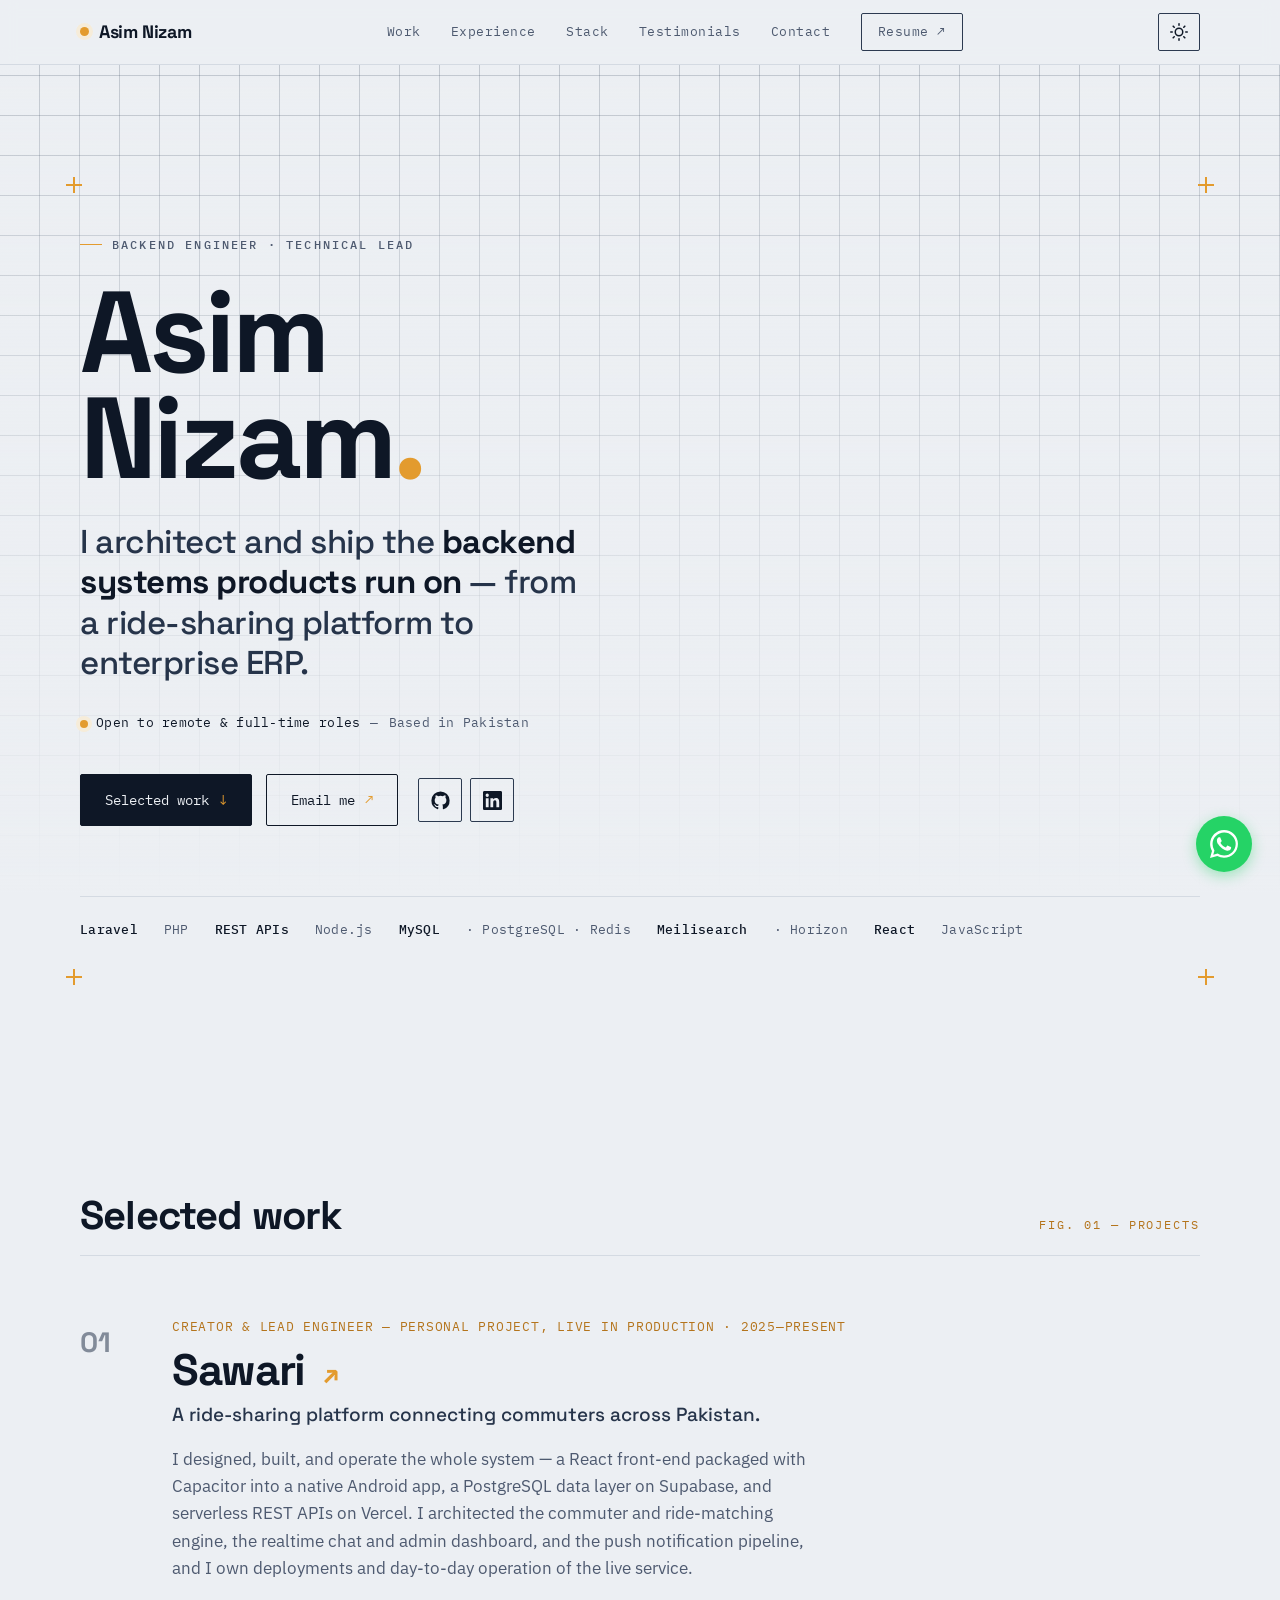
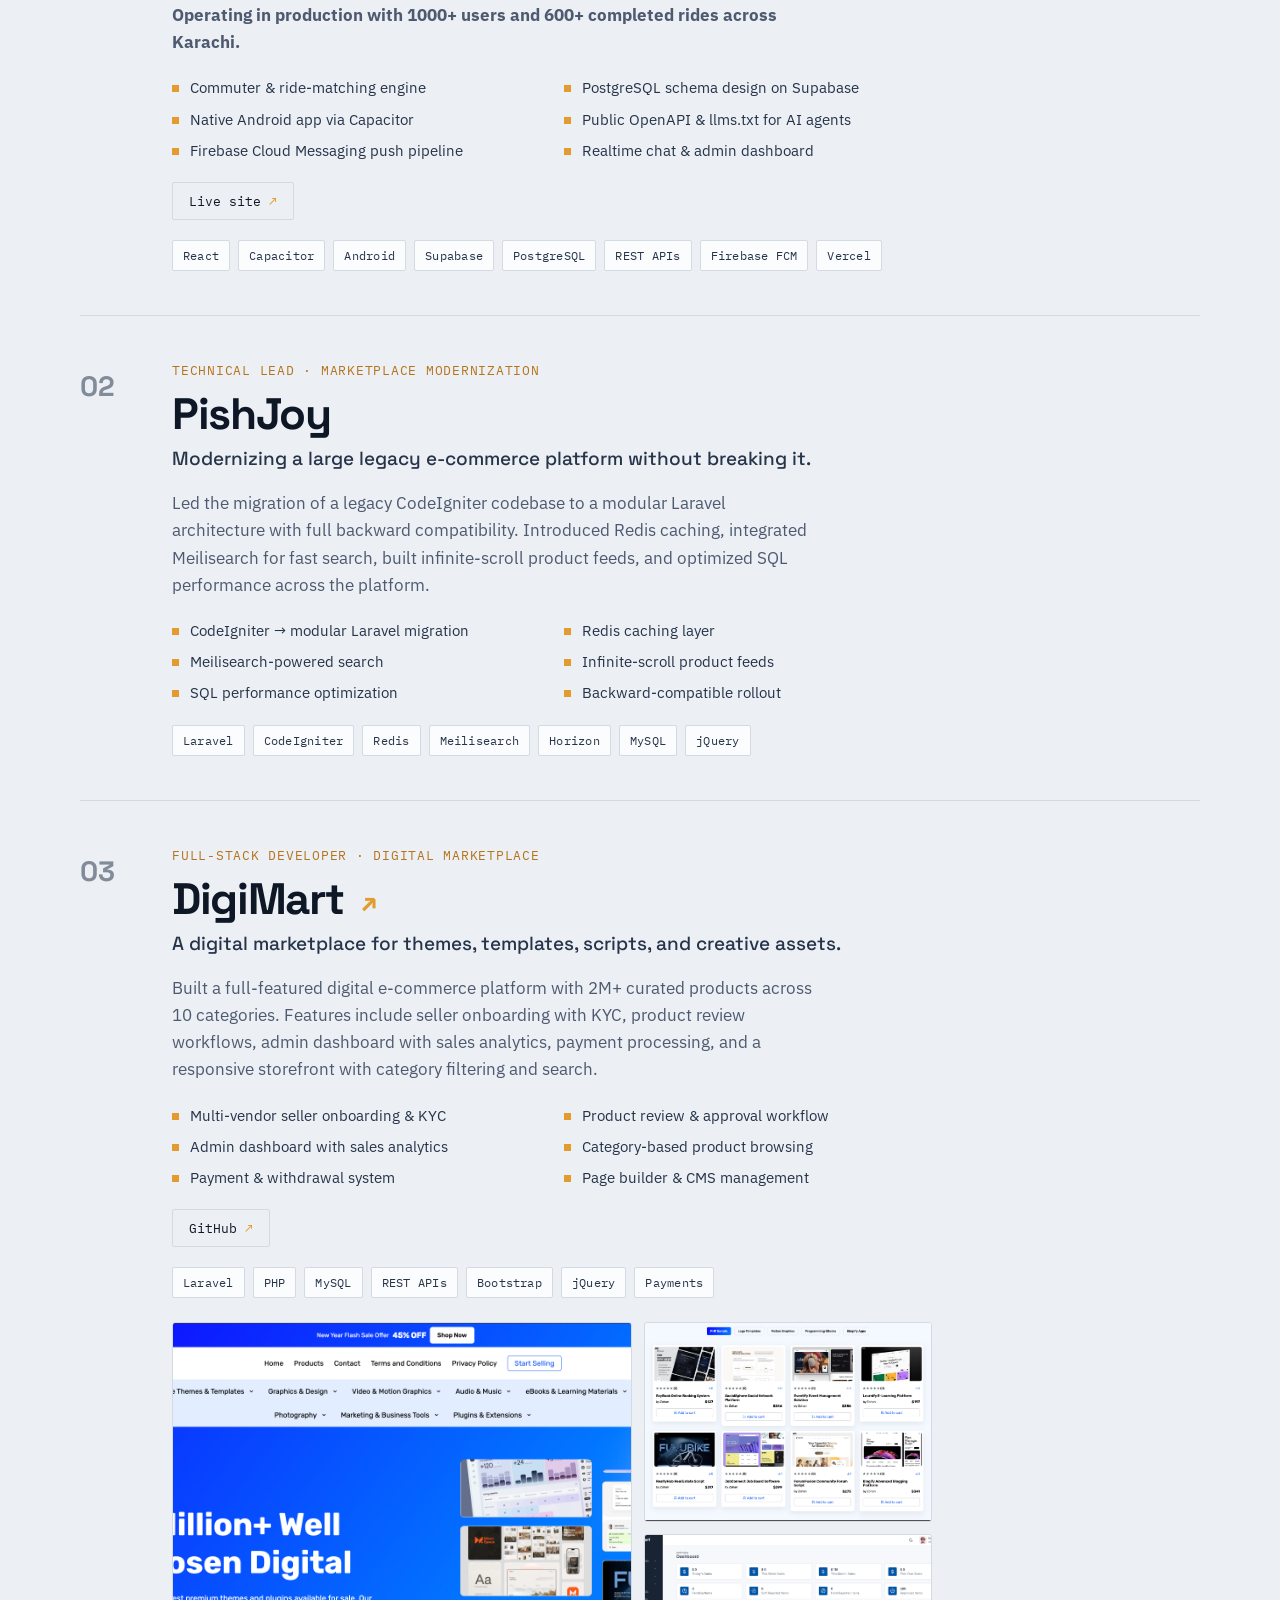
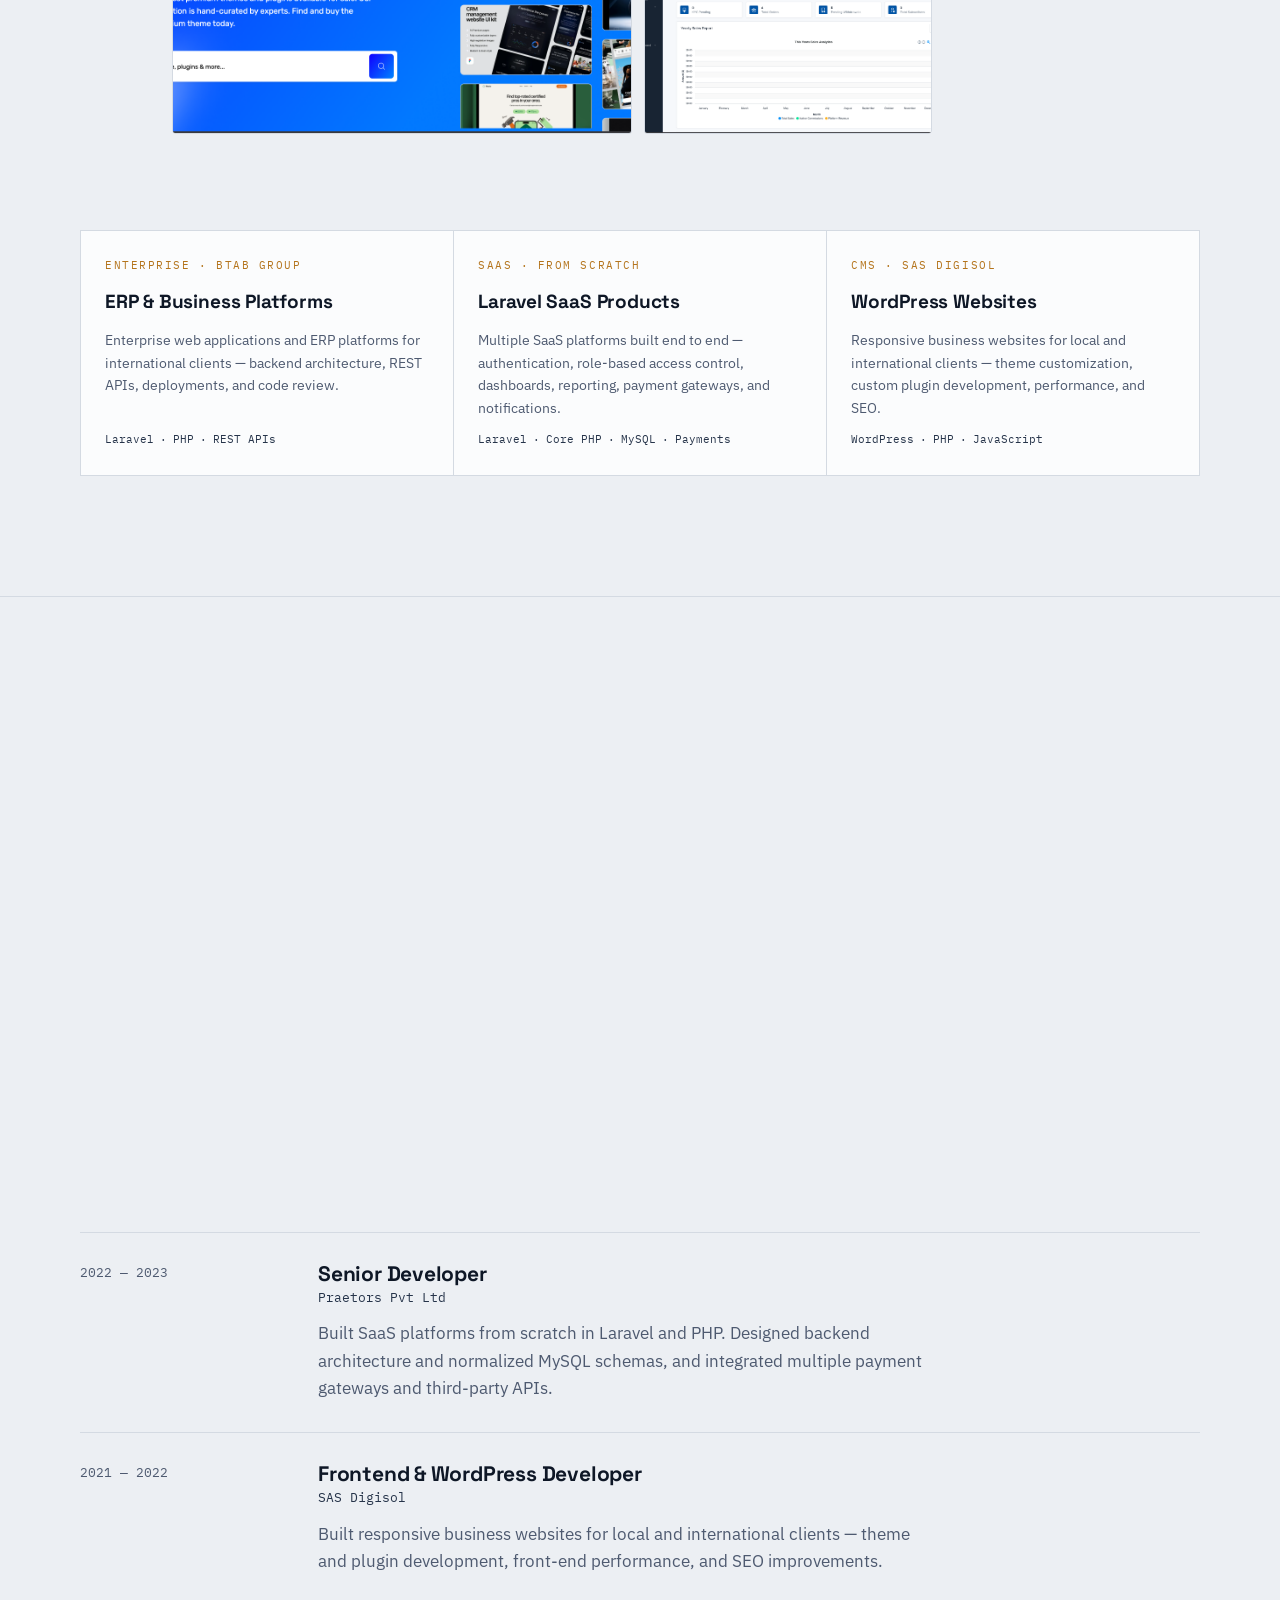
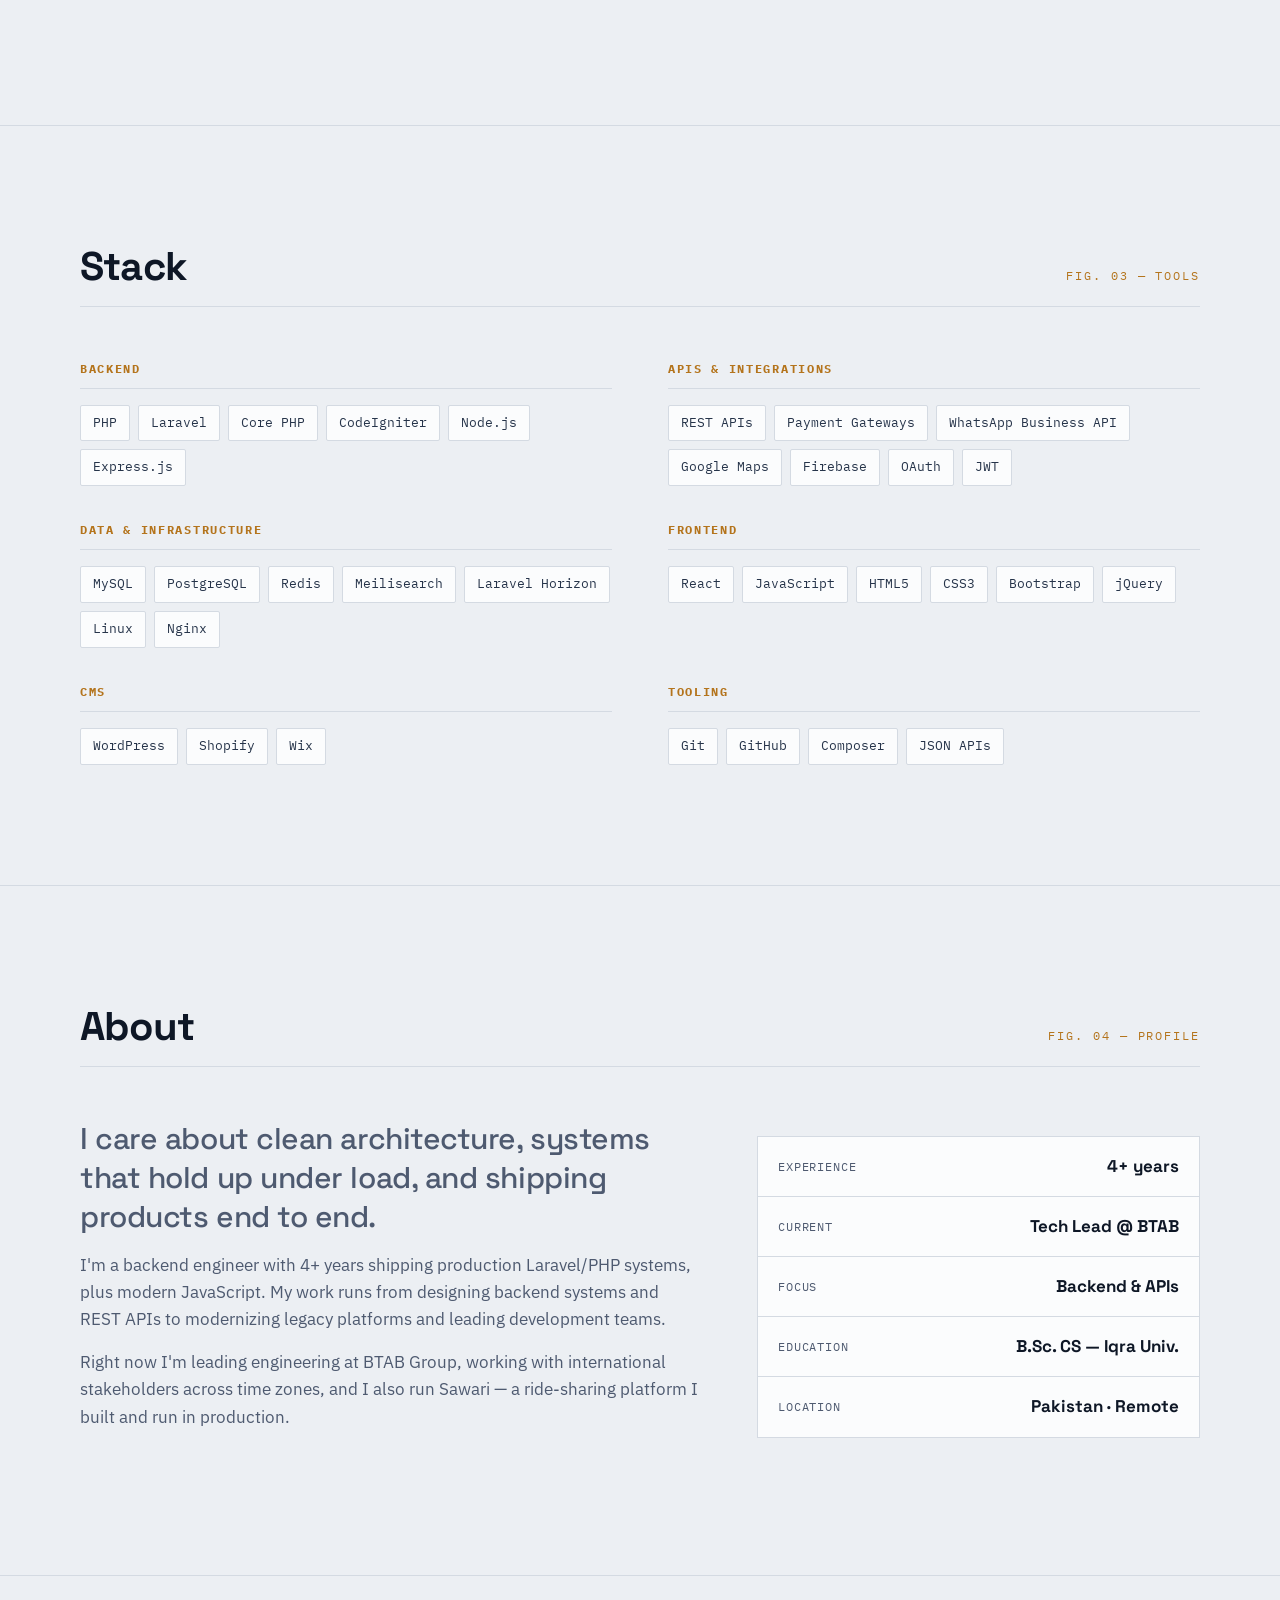
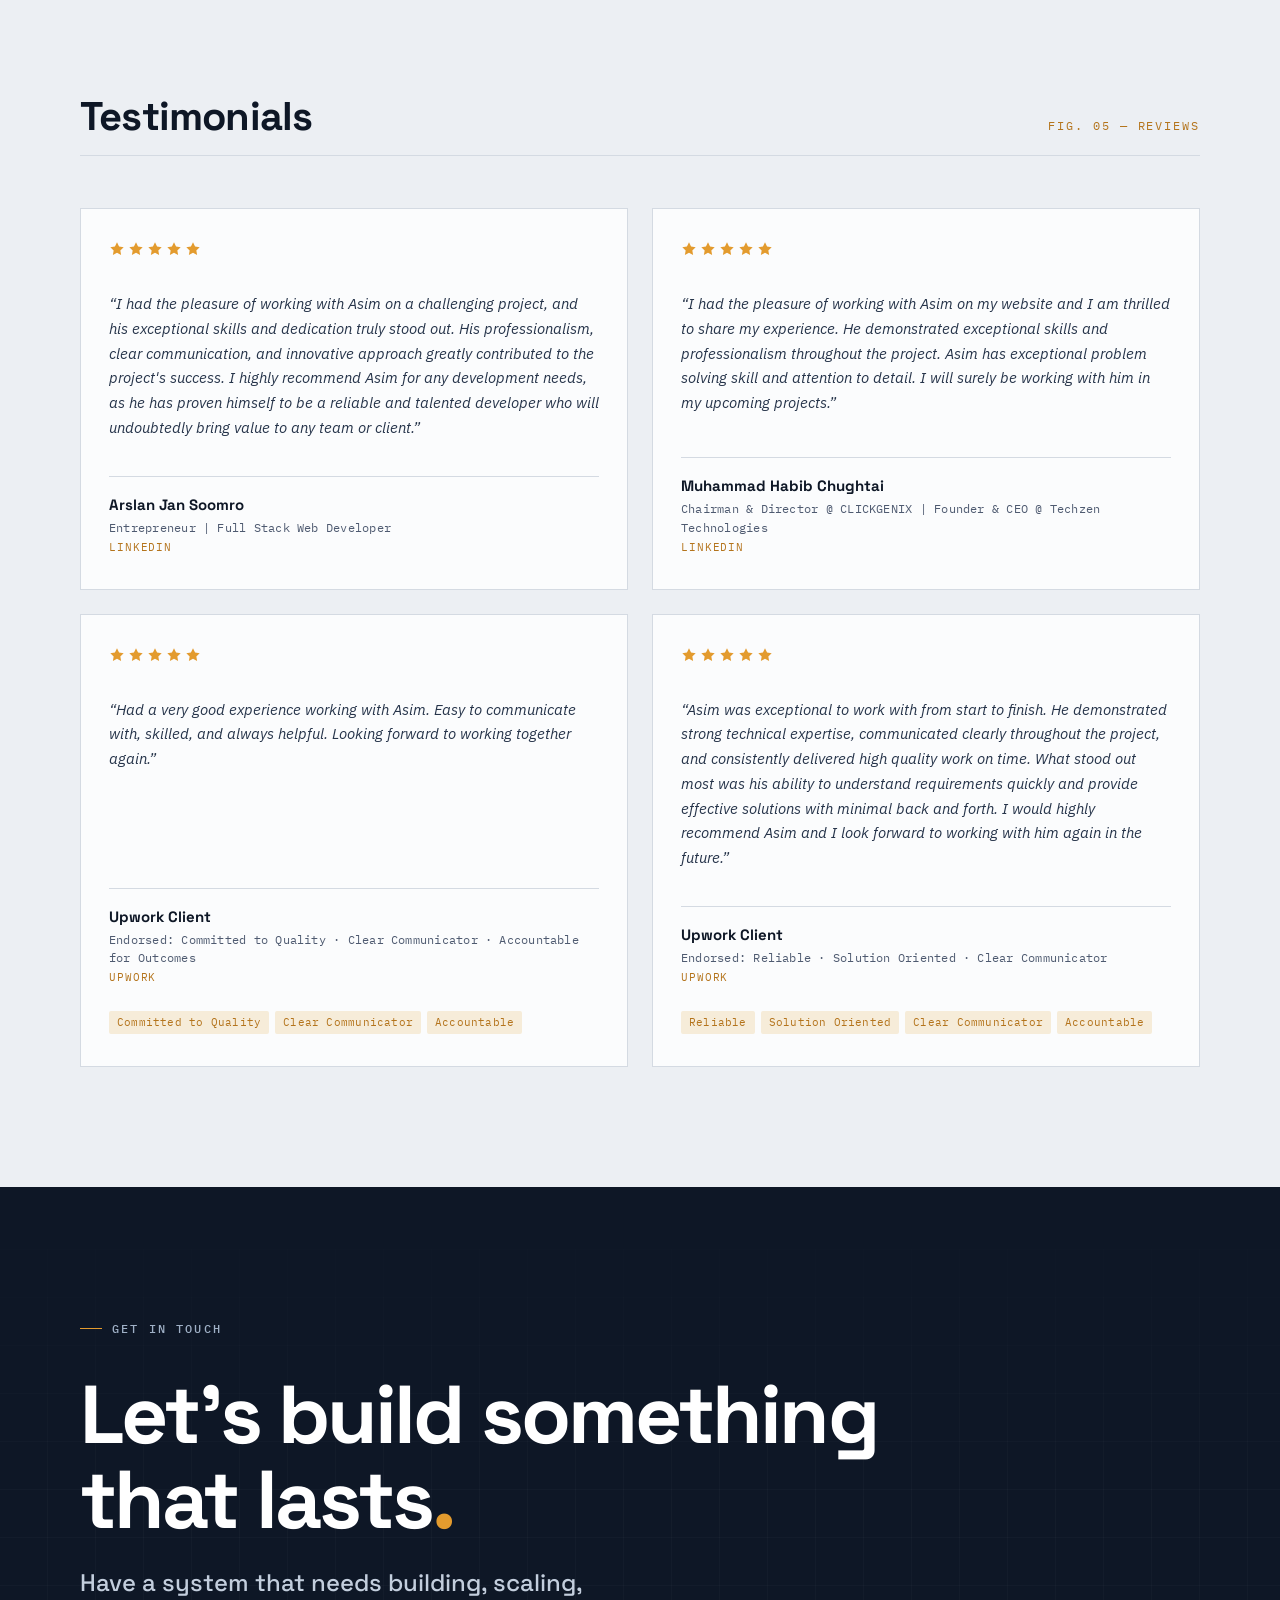
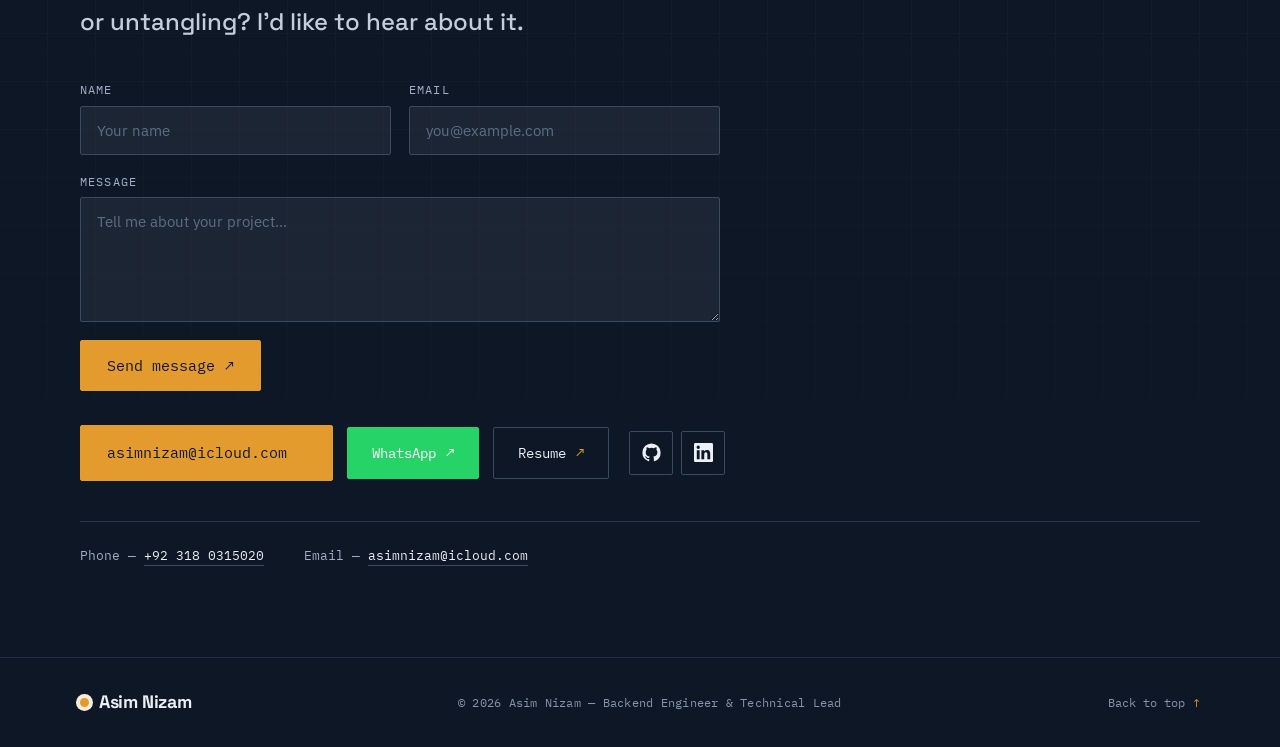
<file: index.html>
<!doctype html>
<html lang="en">
<head>
<meta charset="utf-8" />
<meta name="viewport" content="width=device-width, initial-scale=1" />
<title>Asim Nizam — Backend Engineer & Technical Lead</title>
<meta name="description" content="Asim Nizam — Backend engineer and Technical Lead building the backend systems behind ride-sharing, marketplace, and enterprise platforms. PHP, Laravel, and modern JavaScript." />
<meta name="author" content="Asim Nizam" />
<meta name="robots" content="index, follow" />
<link rel="canonical" href="https://asimjay.github.io/portfolio/" />
<meta name="theme-color" content="#0E1726" />
<link rel="icon" type="image/png" href="favicon.png" />
<link rel="apple-touch-icon" href="apple-touch-icon.png" />

<!-- Open Graph -->
<meta property="og:type" content="website" />
<meta property="og:title" content="Asim Nizam — Backend Engineer & Technical Lead" />
<meta property="og:description" content="I architect and ship the backend systems products run on — from a ride-sharing platform to enterprise ERP." />
<meta property="og:url" content="https://asimjay.github.io/portfolio" />
<meta property="og:site_name" content="Asim Nizam" />
<meta property="og:locale" content="en_US" />
<meta property="og:image" content="https://asimjay.github.io/portfolio/og-image.png" />
<meta property="og:image:width" content="1200" />
<meta property="og:image:height" content="630" />

<!-- Twitter Card -->
<meta name="twitter:card" content="summary_large_image" />
<meta name="twitter:title" content="Asim Nizam — Backend Engineer & Technical Lead" />
<meta name="twitter:description" content="I architect and ship the backend systems products run on — from a ride-sharing platform to enterprise ERP." />
<meta name="twitter:image" content="https://asimjay.github.io/portfolio/og-image.png" />

<!-- Structured Data (JSON-LD) -->
<script type="application/ld+json">
{
  "@context": "https://schema.org",
  "@type": "Person",
  "name": "Asim Nizam",
  "jobTitle": "Backend Engineer & Technical Lead",
  "url": "https://asimjay.github.io/portfolio",
  "email": "asimnizam@icloud.com",
  "telephone": "+923180315020",
  "address": {
    "@type": "PostalAddress",
    "addressCountry": "PK"
  },
  "sameAs": [
    "https://github.com/asimndev",
    "https://www.linkedin.com/in/asim-nizam-77668995/"
  ],
  "alumniOf": {
    "@type": "CollegeOrUniversity",
    "name": "Iqra University"
  },
  "knowsAbout": ["PHP", "Laravel", "REST APIs", "MySQL", "Redis", "Node.js", "React", "Backend Engineering"]
}
</script>

<script>document.documentElement.classList.add('js');</script>
<link rel="preconnect" href="https://fonts.googleapis.com">
<link rel="preconnect" href="https://fonts.gstatic.com" crossorigin>
<link href="https://fonts.googleapis.com/css2?family=IBM+Plex+Mono:wght@400;500&family=IBM+Plex+Sans:wght@400;500;600&family=Space+Grotesk:wght@500;700&display=swap" rel="stylesheet">
<link rel="stylesheet" href="style.css">
</head>
<body>

<!-- ===================== NAV ===================== -->
<header class="nav" id="nav">
  <div class="nav-inner">
    <a href="#top" class="brand"><span class="dot" aria-hidden="true"></span>Asim Nizam</a>
    <nav class="nav-links" id="navlinks" aria-label="Primary">
      <a href="#work">Work</a>
      <a href="#experience">Experience</a>
      <a href="#stack">Stack</a>
      <a href="#testimonials">Testimonials</a>
      <a href="#contact">Contact</a>
      <a href="resume.pdf" target="_blank" class="nav-cta">Resume ↗</a>
    </nav>
    <div class="nav-right">
      <button class="theme-toggle" id="themeToggle" aria-label="Toggle dark mode">
        <svg class="icon-sun" viewBox="0 0 24 24" fill="none" stroke="currentColor" stroke-width="2" stroke-linecap="round" stroke-linejoin="round" aria-hidden="true"><circle cx="12" cy="12" r="5"/><line x1="12" y1="1" x2="12" y2="3"/><line x1="12" y1="21" x2="12" y2="23"/><line x1="4.22" y1="4.22" x2="5.64" y2="5.64"/><line x1="18.36" y1="18.36" x2="19.78" y2="19.78"/><line x1="1" y1="12" x2="3" y2="12"/><line x1="21" y1="12" x2="23" y2="12"/><line x1="4.22" y1="19.78" x2="5.64" y2="18.36"/><line x1="18.36" y1="5.64" x2="19.78" y2="4.22"/></svg>
        <svg class="icon-moon" viewBox="0 0 24 24" fill="none" stroke="currentColor" stroke-width="2" stroke-linecap="round" stroke-linejoin="round" aria-hidden="true"><path d="M21 12.79A9 9 0 1 1 11.21 3 7 7 0 0 0 21 12.79z"/></svg>
      </button>
      <button class="nav-toggle" id="navToggle" aria-label="Menu" aria-expanded="false" aria-controls="navlinks"><span aria-hidden="true"></span></button>
    </div>
  </div>
</header>

<main id="top">

  <!-- ===================== HERO ===================== -->
  <section class="hero" id="hero">
    <div class="wrap">
      <div class="hero-frame">
        <span class="tick tl" aria-hidden="true"></span>
        <span class="tick tr" aria-hidden="true"></span>
        <span class="tick bl" aria-hidden="true"></span>
        <span class="tick br" aria-hidden="true"></span>

        <p class="label eyebrow reveal">Backend Engineer · Technical Lead</p>
        <h1 class="reveal">Asim<br>Nizam<span class="amp">.</span></h1>
        <p class="hero-thesis reveal">I architect and ship the <b>backend systems products run on</b> — from a ride-sharing platform to enterprise ERP.</p>

        <p class="hero-meta reveal">
          <span class="status"><span class="live" aria-hidden="true"></span>Open to remote &amp; full-time roles</span>
          <span aria-hidden="true">—</span>
          <span>Based in Pakistan</span>
        </p>

        <div class="hero-actions reveal">
          <a href="#work" class="btn btn-solid">Selected work <span class="arw" aria-hidden="true">↓</span></a>
          <a href="mailto:asimnizam@icloud.com" class="btn btn-ghost">Email me <span class="arw" aria-hidden="true">↗</span></a>
          <div class="socials">
            <a class="icon-link" href="https://github.com/asimndev" target="_blank" rel="noopener" aria-label="GitHub"><svg viewBox="0 0 24 24" fill="currentColor" aria-hidden="true"><path d="M12 .5A11.5 11.5 0 0 0 .5 12a11.5 11.5 0 0 0 7.86 10.92c.58.1.79-.25.79-.56v-2c-3.2.7-3.88-1.37-3.88-1.37-.53-1.34-1.29-1.7-1.29-1.7-1.05-.72.08-.7.08-.7 1.16.08 1.77 1.2 1.77 1.2 1.03 1.77 2.7 1.26 3.36.96.1-.75.4-1.26.73-1.55-2.55-.29-5.24-1.28-5.24-5.7 0-1.26.45-2.29 1.19-3.1-.12-.29-.52-1.46.11-3.05 0 0 .97-.31 3.18 1.18a11 11 0 0 1 5.8 0c2.2-1.49 3.17-1.18 3.17-1.18.63 1.59.23 2.76.11 3.05.74.81 1.19 1.84 1.19 3.1 0 4.43-2.7 5.4-5.26 5.69.41.36.78 1.06.78 2.14v3.17c0 .31.21.67.8.56A11.5 11.5 0 0 0 23.5 12 11.5 11.5 0 0 0 12 .5Z"/></svg></a>
            <a class="icon-link" href="https://www.linkedin.com/in/asim-nizam-77668995/" target="_blank" rel="noopener" aria-label="LinkedIn"><svg viewBox="0 0 24 24" fill="currentColor" aria-hidden="true"><path d="M20.45 20.45h-3.56v-5.57c0-1.33-.02-3.04-1.85-3.04-1.85 0-2.14 1.45-2.14 2.94v5.67H9.35V9h3.42v1.56h.05c.48-.9 1.64-1.85 3.37-1.85 3.6 0 4.27 2.37 4.27 5.46v6.28ZM5.34 7.43a2.07 2.07 0 1 1 0-4.14 2.07 2.07 0 0 1 0 4.14ZM7.12 20.45H3.55V9h3.57v11.45ZM22.22 0H1.77C.79 0 0 .77 0 1.73v20.54C0 23.23.79 24 1.77 24h20.45c.98 0 1.78-.77 1.78-1.73V1.73C24 .77 23.2 0 22.22 0Z"/></svg></a>
          </div>
        </div>

        <div class="hero-strip reveal">
          <span><b>Laravel</b> PHP</span>
          <span><b>REST APIs</b> Node.js</span>
          <span><b>MySQL</b> · PostgreSQL · Redis</span>
          <span><b>Meilisearch</b> · Horizon</span>
          <span><b>React</b> JavaScript</span>
        </div>
      </div>
    </div>
  </section>

  <!-- ===================== WORK ===================== -->
  <section class="section" id="work">
    <div class="wrap">
      <div class="sec-head reveal">
        <h2>Selected work</h2>
        <span class="fig">Fig. 01 — Projects</span>
      </div>

      <!-- Feature 1: Sawari -->
      <article class="feature reveal">
        <div class="feature-idx">01</div>
        <div class="feature-body">
          <div class="feature-meta">Creator &amp; Lead Engineer — personal project, live in production · 2025—Present</div>
          <h3><a href="https://sawari.online" target="_blank" rel="noopener">Sawari <span class="arw-link" aria-hidden="true">↗</span></a></h3>
          <p class="tagline">A ride-sharing platform connecting commuters across Pakistan.</p>
          <p>I designed, built, and operate the whole system — a React front-end packaged with Capacitor into a native Android app, a PostgreSQL data layer on Supabase, and serverless REST APIs on Vercel. I architected the commuter and ride-matching engine, the realtime chat and admin dashboard, and the push notification pipeline, and I own deployments and day-to-day operation of the live service.</p>
          <p><b>Operating in production with 1000+ users and 600+ completed rides across Karachi.</b></p>
          <ul class="contribs">
            <li>Commuter &amp; ride-matching engine</li>
            <li>PostgreSQL schema design on Supabase</li>
            <li>Native Android app via Capacitor</li>
            <li>Public OpenAPI &amp; llms.txt for AI agents</li>
            <li>Firebase Cloud Messaging push pipeline</li>
            <li>Realtime chat &amp; admin dashboard</li>
          </ul>
          <div class="project-links">
            <a href="https://sawari.online" target="_blank" rel="noopener" class="project-link">Live site <span class="arw" aria-hidden="true">↗</span></a>
          </div>
          <div class="chips">
            <span class="chip">React</span><span class="chip">Capacitor</span><span class="chip">Android</span><span class="chip">Supabase</span><span class="chip">PostgreSQL</span><span class="chip">REST APIs</span><span class="chip">Firebase FCM</span><span class="chip">Vercel</span>
          </div>
        </div>
      </article>

      <!-- Feature 2: PishJoy -->
      <article class="feature reveal">
        <div class="feature-idx">02</div>
        <div class="feature-body">
          <div class="feature-meta">Technical Lead · Marketplace Modernization</div>
          <h3>PishJoy</h3>
          <p class="tagline">Modernizing a large legacy e-commerce platform without breaking it.</p>
          <p>Led the migration of a legacy CodeIgniter codebase to a modular Laravel architecture with full backward compatibility. Introduced Redis caching, integrated Meilisearch for fast search, built infinite-scroll product feeds, and optimized SQL performance across the platform.</p>
          <ul class="contribs">
            <li>CodeIgniter → modular Laravel migration</li>
            <li>Redis caching layer</li>
            <li>Meilisearch-powered search</li>
            <li>Infinite-scroll product feeds</li>
            <li>SQL performance optimization</li>
            <li>Backward-compatible rollout</li>
          </ul>
          <div class="chips">
            <span class="chip">Laravel</span><span class="chip">CodeIgniter</span><span class="chip">Redis</span><span class="chip">Meilisearch</span><span class="chip">Horizon</span><span class="chip">MySQL</span><span class="chip">jQuery</span>
          </div>
        </div>
      </article>

      <!-- Feature 3: DigiMart -->
      <article class="feature reveal">
        <div class="feature-idx">03</div>
        <div class="feature-body">
          <div class="feature-meta">Full-Stack Developer · Digital Marketplace</div>
          <h3><a href="https://github.com/asimndev/digimart-marketplace" target="_blank" rel="noopener">DigiMart <span class="arw-link" aria-hidden="true">↗</span></a></h3>
          <p class="tagline">A digital marketplace for themes, templates, scripts, and creative assets.</p>
          <p>Built a full-featured digital e-commerce platform with 2M+ curated products across 10 categories. Features include seller onboarding with KYC, product review workflows, admin dashboard with sales analytics, payment processing, and a responsive storefront with category filtering and search.</p>
          <ul class="contribs">
            <li>Multi-vendor seller onboarding &amp; KYC</li>
            <li>Product review &amp; approval workflow</li>
            <li>Admin dashboard with sales analytics</li>
            <li>Category-based product browsing</li>
            <li>Payment &amp; withdrawal system</li>
            <li>Page builder &amp; CMS management</li>
          </ul>
          <div class="project-links">
            <a href="https://github.com/asimndev/digimart-marketplace" target="_blank" rel="noopener" class="project-link">GitHub <span class="arw" aria-hidden="true">↗</span></a>
          </div>
          <div class="chips">
            <span class="chip">Laravel</span><span class="chip">PHP</span><span class="chip">MySQL</span><span class="chip">REST APIs</span><span class="chip">Bootstrap</span><span class="chip">jQuery</span><span class="chip">Payments</span>
          </div>
          <div class="project-gallery gallery-featured reveal">
            <img src="assets/img/digimart-home.png" alt="DigiMart marketplace homepage with featured products and category navigation" loading="lazy">
            <img src="assets/img/digimart-products.png" alt="DigiMart product listing with ratings, pricing, and add to cart" loading="lazy">
            <img src="assets/img/digimart-dashboard.png" alt="DigiMart admin dashboard with sales analytics and management sidebar" loading="lazy">
          </div>
        </div>
      </article>

      <!-- Compact grid -->
      <div class="grid-work reveal">
        <div class="mini">
          <span class="kicker">Enterprise · BTAB Group</span>
          <h4>ERP &amp; Business Platforms</h4>
          <p>Enterprise web applications and ERP platforms for international clients — backend architecture, REST APIs, deployments, and code review.</p>
          <div class="mchips"><span>Laravel</span><span>PHP</span><span>REST APIs</span></div>
        </div>
        <div class="mini">
          <span class="kicker">SaaS · From scratch</span>
          <h4>Laravel SaaS Products</h4>
          <p>Multiple SaaS platforms built end to end — authentication, role-based access control, dashboards, reporting, payment gateways, and notifications.</p>
          <div class="mchips"><span>Laravel</span><span>Core PHP</span><span>MySQL</span><span>Payments</span></div>
        </div>
        <div class="mini">
          <span class="kicker">CMS · SAS Digisol</span>
          <h4>WordPress Websites</h4>
          <p>Responsive business websites for local and international clients — theme customization, custom plugin development, performance, and SEO.</p>
          <div class="mchips"><span>WordPress</span><span>PHP</span><span>JavaScript</span></div>
        </div>
      </div>
    </div>
  </section>

  <!-- ===================== EXPERIENCE ===================== -->
  <section class="section" id="experience">
    <div class="wrap">
      <div class="sec-head reveal">
        <h2>Experience</h2>
        <span class="fig">Fig. 02 — Timeline</span>
      </div>
      <div class="timeline">
        <article class="job reveal">
          <div class="job-when"><span class="now">2023 — Present</span></div>
          <div>
            <h3>Technical Lead</h3>
            <div class="org">BTAB Group — Australia (Remote)</div>
            <p>Lead a team of 2 engineers building enterprise ERP and business platforms for Australian and international clients — backend architecture, REST APIs, deployments, code review, CI/CD, and mentoring junior engineers.</p>
          </div>
        </article>
        <article class="job reveal">
          <div class="job-when"><span class="now">2025 — Present</span></div>
          <div>
            <h3>Lead Engineer — Sawari (personal project, production)</h3>
            <div class="org">Sawari — Ride-Sharing Platform</div>
            <p>Designed and built a ride-sharing platform end to end — backend APIs, PostgreSQL data layer, web app, and native Android app — and operate it in production. Own the architecture, deployments, monitoring, and the day-to-day running of a live service with real users.</p>
          </div>
        </article>
        <article class="job reveal">
          <div class="job-when">2022 — 2023</div>
          <div>
            <h3>Senior Developer</h3>
            <div class="org">Praetors Pvt Ltd</div>
            <p>Built SaaS platforms from scratch in Laravel and PHP. Designed backend architecture and normalized MySQL schemas, and integrated multiple payment gateways and third-party APIs.</p>
          </div>
        </article>
        <article class="job reveal">
          <div class="job-when">2021 — 2022</div>
          <div>
            <h3>Frontend &amp; WordPress Developer</h3>
            <div class="org">SAS Digisol</div>
            <p>Built responsive business websites for local and international clients — theme and plugin development, front-end performance, and SEO improvements.</p>
          </div>
        </article>
      </div>
    </div>
  </section>

  <!-- ===================== STACK ===================== -->
  <section class="section" id="stack">
    <div class="wrap">
      <div class="sec-head reveal">
        <h2>Stack</h2>
        <span class="fig">Fig. 03 — Tools</span>
      </div>
      <div class="stack-grid">
        <div class="stack-col reveal">
          <h4>Backend</h4>
          <div class="stack-tags"><span>PHP</span><span>Laravel</span><span>Core PHP</span><span>CodeIgniter</span><span>Node.js</span><span>Express.js</span></div>
        </div>
        <div class="stack-col reveal">
          <h4>APIs &amp; Integrations</h4>
          <div class="stack-tags"><span>REST APIs</span><span>Payment Gateways</span><span>WhatsApp Business API</span><span>Google Maps</span><span>Firebase</span><span>OAuth</span><span>JWT</span></div>
        </div>
        <div class="stack-col reveal">
          <h4>Data &amp; Infrastructure</h4>
          <div class="stack-tags"><span>MySQL</span><span>PostgreSQL</span><span>Redis</span><span>Meilisearch</span><span>Laravel Horizon</span><span>Linux</span><span>Nginx</span></div>
        </div>
        <div class="stack-col reveal">
          <h4>Frontend</h4>
          <div class="stack-tags"><span>React</span><span>JavaScript</span><span>HTML5</span><span>CSS3</span><span>Bootstrap</span><span>jQuery</span></div>
        </div>
        <div class="stack-col reveal">
          <h4>CMS</h4>
          <div class="stack-tags"><span>WordPress</span><span>Shopify</span><span>Wix</span></div>
        </div>
        <div class="stack-col reveal">
          <h4>Tooling</h4>
          <div class="stack-tags"><span>Git</span><span>GitHub</span><span>Composer</span><span>JSON APIs</span></div>
        </div>
      </div>
    </div>
  </section>

  <!-- ===================== ABOUT ===================== -->
  <section class="section" id="about">
    <div class="wrap">
      <div class="sec-head reveal">
        <h2>About</h2>
        <span class="fig">Fig. 04 — Profile</span>
      </div>
      <div class="about-grid">
        <div class="reveal">
          <p class="about-lede">I care about clean architecture, systems that hold up under load, and shipping products end to end.</p>
          <p>I'm a backend engineer with 4+ years shipping production Laravel/PHP systems, plus modern JavaScript. My work runs from designing backend systems and REST APIs to modernizing legacy platforms and leading development teams.</p>
          <p>Right now I'm leading engineering at BTAB Group, working with international stakeholders across time zones, and I also run Sawari — a ride-sharing platform I built and run in production.</p>
        </div>
        <dl class="facts reveal">
          <div><dt>Experience</dt><dd>4+ years</dd></div>
          <div><dt>Current</dt><dd>Tech Lead @ BTAB</dd></div>
          <div><dt>Focus</dt><dd>Backend &amp; APIs</dd></div>
          <div><dt>Education</dt><dd>B.Sc. CS — Iqra Univ.</dd></div>
          <div><dt>Location</dt><dd>Pakistan · Remote</dd></div>
        </dl>
      </div>
    </div>
  </section>

  <!-- ===================== TESTIMONIALS ===================== -->
  <section class="section" id="testimonials">
    <div class="wrap">
      <div class="sec-head reveal">
        <h2>Testimonials</h2>
        <span class="fig">Fig. 05 — Reviews</span>
      </div>
      <div class="testimonials-grid">

        <div class="testimonial reveal">
          <div class="testimonial-stars" aria-label="5 out of 5 stars">
            <svg viewBox="0 0 24 24" fill="currentColor"><path d="M12 2l3.09 6.26L22 9.27l-5 4.87 1.18 6.88L12 17.77l-6.18 3.25L7 14.14 2 9.27l6.91-1.01L12 2z"/></svg>
            <svg viewBox="0 0 24 24" fill="currentColor"><path d="M12 2l3.09 6.26L22 9.27l-5 4.87 1.18 6.88L12 17.77l-6.18 3.25L7 14.14 2 9.27l6.91-1.01L12 2z"/></svg>
            <svg viewBox="0 0 24 24" fill="currentColor"><path d="M12 2l3.09 6.26L22 9.27l-5 4.87 1.18 6.88L12 17.77l-6.18 3.25L7 14.14 2 9.27l6.91-1.01L12 2z"/></svg>
            <svg viewBox="0 0 24 24" fill="currentColor"><path d="M12 2l3.09 6.26L22 9.27l-5 4.87 1.18 6.88L12 17.77l-6.18 3.25L7 14.14 2 9.27l6.91-1.01L12 2z"/></svg>
            <svg viewBox="0 0 24 24" fill="currentColor"><path d="M12 2l3.09 6.26L22 9.27l-5 4.87 1.18 6.88L12 17.77l-6.18 3.25L7 14.14 2 9.27l6.91-1.01L12 2z"/></svg>
          </div>
          <p class="testimonial-text">I had the pleasure of working with Asim on a challenging project, and his exceptional skills and dedication truly stood out. His professionalism, clear communication, and innovative approach greatly contributed to the project's success. I highly recommend Asim for any development needs, as he has proven himself to be a reliable and talented developer who will undoubtedly bring value to any team or client.</p>
          <div class="testimonial-author">
            <span class="testimonial-name">Arslan Jan Soomro</span>
            <span class="testimonial-role">Entrepreneur | Full Stack Web Developer</span>
            <span class="testimonial-source">LinkedIn</span>
          </div>
        </div>

        <div class="testimonial reveal">
          <div class="testimonial-stars" aria-label="5 out of 5 stars">
            <svg viewBox="0 0 24 24" fill="currentColor"><path d="M12 2l3.09 6.26L22 9.27l-5 4.87 1.18 6.88L12 17.77l-6.18 3.25L7 14.14 2 9.27l6.91-1.01L12 2z"/></svg>
            <svg viewBox="0 0 24 24" fill="currentColor"><path d="M12 2l3.09 6.26L22 9.27l-5 4.87 1.18 6.88L12 17.77l-6.18 3.25L7 14.14 2 9.27l6.91-1.01L12 2z"/></svg>
            <svg viewBox="0 0 24 24" fill="currentColor"><path d="M12 2l3.09 6.26L22 9.27l-5 4.87 1.18 6.88L12 17.77l-6.18 3.25L7 14.14 2 9.27l6.91-1.01L12 2z"/></svg>
            <svg viewBox="0 0 24 24" fill="currentColor"><path d="M12 2l3.09 6.26L22 9.27l-5 4.87 1.18 6.88L12 17.77l-6.18 3.25L7 14.14 2 9.27l6.91-1.01L12 2z"/></svg>
            <svg viewBox="0 0 24 24" fill="currentColor"><path d="M12 2l3.09 6.26L22 9.27l-5 4.87 1.18 6.88L12 17.77l-6.18 3.25L7 14.14 2 9.27l6.91-1.01L12 2z"/></svg>
          </div>
          <p class="testimonial-text">I had the pleasure of working with Asim on my website and I am thrilled to share my experience. He demonstrated exceptional skills and professionalism throughout the project. Asim has exceptional problem solving skill and attention to detail. I will surely be working with him in my upcoming projects.</p>
          <div class="testimonial-author">
            <span class="testimonial-name">Muhammad Habib Chughtai</span>
            <span class="testimonial-role">Chairman & Director @ CLICKGENIX | Founder & CEO @ Techzen Technologies</span>
            <span class="testimonial-source">LinkedIn</span>
          </div>
        </div>

        <div class="testimonial reveal">
          <div class="testimonial-stars" aria-label="5 out of 5 stars">
            <svg viewBox="0 0 24 24" fill="currentColor"><path d="M12 2l3.09 6.26L22 9.27l-5 4.87 1.18 6.88L12 17.77l-6.18 3.25L7 14.14 2 9.27l6.91-1.01L12 2z"/></svg>
            <svg viewBox="0 0 24 24" fill="currentColor"><path d="M12 2l3.09 6.26L22 9.27l-5 4.87 1.18 6.88L12 17.77l-6.18 3.25L7 14.14 2 9.27l6.91-1.01L12 2z"/></svg>
            <svg viewBox="0 0 24 24" fill="currentColor"><path d="M12 2l3.09 6.26L22 9.27l-5 4.87 1.18 6.88L12 17.77l-6.18 3.25L7 14.14 2 9.27l6.91-1.01L12 2z"/></svg>
            <svg viewBox="0 0 24 24" fill="currentColor"><path d="M12 2l3.09 6.26L22 9.27l-5 4.87 1.18 6.88L12 17.77l-6.18 3.25L7 14.14 2 9.27l6.91-1.01L12 2z"/></svg>
            <svg viewBox="0 0 24 24" fill="currentColor"><path d="M12 2l3.09 6.26L22 9.27l-5 4.87 1.18 6.88L12 17.77l-6.18 3.25L7 14.14 2 9.27l6.91-1.01L12 2z"/></svg>
          </div>
          <p class="testimonial-text">Had a very good experience working with Asim. Easy to communicate with, skilled, and always helpful. Looking forward to working together again.</p>
          <div class="testimonial-author">
            <span class="testimonial-name">Upwork Client</span>
            <span class="testimonial-role">Endorsed: Committed to Quality · Clear Communicator · Accountable for Outcomes</span>
            <span class="testimonial-source">Upwork</span>
          </div>
          <div class="testimonial-badges">
            <span class="testimonial-badge">Committed to Quality</span>
            <span class="testimonial-badge">Clear Communicator</span>
            <span class="testimonial-badge">Accountable</span>
          </div>
        </div>

        <div class="testimonial reveal">
          <div class="testimonial-stars" aria-label="5 out of 5 stars">
            <svg viewBox="0 0 24 24" fill="currentColor"><path d="M12 2l3.09 6.26L22 9.27l-5 4.87 1.18 6.88L12 17.77l-6.18 3.25L7 14.14 2 9.27l6.91-1.01L12 2z"/></svg>
            <svg viewBox="0 0 24 24" fill="currentColor"><path d="M12 2l3.09 6.26L22 9.27l-5 4.87 1.18 6.88L12 17.77l-6.18 3.25L7 14.14 2 9.27l6.91-1.01L12 2z"/></svg>
            <svg viewBox="0 0 24 24" fill="currentColor"><path d="M12 2l3.09 6.26L22 9.27l-5 4.87 1.18 6.88L12 17.77l-6.18 3.25L7 14.14 2 9.27l6.91-1.01L12 2z"/></svg>
            <svg viewBox="0 0 24 24" fill="currentColor"><path d="M12 2l3.09 6.26L22 9.27l-5 4.87 1.18 6.88L12 17.77l-6.18 3.25L7 14.14 2 9.27l6.91-1.01L12 2z"/></svg>
            <svg viewBox="0 0 24 24" fill="currentColor"><path d="M12 2l3.09 6.26L22 9.27l-5 4.87 1.18 6.88L12 17.77l-6.18 3.25L7 14.14 2 9.27l6.91-1.01L12 2z"/></svg>
          </div>
          <p class="testimonial-text">Asim was exceptional to work with from start to finish. He demonstrated strong technical expertise, communicated clearly throughout the project, and consistently delivered high quality work on time. What stood out most was his ability to understand requirements quickly and provide effective solutions with minimal back and forth. I would highly recommend Asim and I look forward to working with him again in the future.</p>
          <div class="testimonial-author">
            <span class="testimonial-name">Upwork Client</span>
            <span class="testimonial-role">Endorsed: Reliable · Solution Oriented · Clear Communicator</span>
            <span class="testimonial-source">Upwork</span>
          </div>
          <div class="testimonial-badges">
            <span class="testimonial-badge">Reliable</span>
            <span class="testimonial-badge">Solution Oriented</span>
            <span class="testimonial-badge">Clear Communicator</span>
            <span class="testimonial-badge">Accountable</span>
          </div>
        </div>

      </div>
    </div>
  </section>

  <!-- ===================== CONTACT ===================== -->
  <section class="contact" id="contact">
    <div class="wrap">
      <p class="label reveal">Get in touch</p>
      <h2 class="reveal">Let's build something<br>that lasts<span class="amp">.</span></h2>
      <p class="contact-sub reveal">Have a system that needs building, scaling, or untangling? I'd like to hear about it.</p>

      <form class="contact-form reveal" id="contactForm" action="https://api.web3forms.com/submit" method="POST">
        <!-- Web3Forms. The access key is a public form identifier, not a secret —
             it is meant to ship in client-side markup. -->
        <input type="hidden" name="access_key" value="8d543a0e-026b-42c8-b9be-bc9395008610">
        <input type="hidden" name="subject" value="New message from asimnz portfolio">
        <input type="hidden" name="from_name" value="Portfolio contact form">
        <!-- Honeypot: real people never fill this in; bots usually do. -->
        <input type="checkbox" name="botcheck" class="hp" tabindex="-1" autocomplete="off" aria-hidden="true">

        <div class="field">
          <label for="cf-name">Name</label>
          <input type="text" id="cf-name" name="name" placeholder="Your name" required>
        </div>
        <div class="field">
          <label for="cf-email">Email</label>
          <input type="email" id="cf-email" name="email" placeholder="you@example.com" required>
        </div>
        <div class="field field-full">
          <label for="cf-message">Message</label>
          <textarea id="cf-message" name="message" placeholder="Tell me about your project..." rows="5" required></textarea>
        </div>
        <button type="submit" class="btn-submit">Send message <span class="arw" aria-hidden="true">↗</span></button>
        <p class="form-status" id="formStatus" role="status" aria-live="polite"></p>
      </form>

      <div class="contact-actions reveal">
        <a href="mailto:asimnizam@icloud.com" class="btn btn-mail">asimnizam@icloud.com <span class="arw" aria-hidden="true">↗</span></a>
        <a href="https://wa.me/923180315020?text=Hi%20Asim%2C%20I%20came%20across%20your%20portfolio%20and%20would%20love%20to%20discuss%20a%20project%20with%20you." target="_blank" rel="noopener" class="btn btn-wa">WhatsApp <span class="arw" aria-hidden="true">↗</span></a>
        <a href="resume.pdf" target="_blank" class="btn btn-line">Resume <span class="arw" aria-hidden="true">↗</span></a>
        <div class="socials">
          <a class="icon-link" href="https://github.com/asimndev" target="_blank" rel="noopener" aria-label="GitHub"><svg viewBox="0 0 24 24" fill="currentColor" aria-hidden="true"><path d="M12 .5A11.5 11.5 0 0 0 .5 12a11.5 11.5 0 0 0 7.86 10.92c.58.1.79-.25.79-.56v-2c-3.2.7-3.88-1.37-3.88-1.37-.53-1.34-1.29-1.7-1.29-1.7-1.05-.72.08-.7.08-.7 1.16.08 1.77 1.2 1.77 1.2 1.03 1.77 2.7 1.26 3.36.96.1-.75.4-1.26.73-1.55-2.55-.29-5.24-1.28-5.24-5.7 0-1.26.45-2.29 1.19-3.1-.12-.29-.52-1.46.11-3.05 0 0 .97-.31 3.18 1.18a11 11 0 0 1 5.8 0c2.2-1.49 3.17-1.18 3.17-1.18.63 1.59.23 2.76.11 3.05.74.81 1.19 1.84 1.19 3.1 0 4.43-2.7 5.4-5.26 5.69.41.36.78 1.06.78 2.14v3.17c0 .31.21.67.8.56A11.5 11.5 0 0 0 23.5 12 11.5 11.5 0 0 0 12 .5Z"/></svg></a>
          <a class="icon-link" href="https://www.linkedin.com/in/asim-nizam-77668995/" target="_blank" rel="noopener" aria-label="LinkedIn"><svg viewBox="0 0 24 24" fill="currentColor" aria-hidden="true"><path d="M20.45 20.45h-3.56v-5.57c0-1.33-.02-3.04-1.85-3.04-1.85 0-2.14 1.45-2.14 2.94v5.67H9.35V9h3.42v1.56h.05c.48-.9 1.64-1.85 3.37-1.85 3.6 0 4.27 2.37 4.27 5.46v6.28ZM5.34 7.43a2.07 2.07 0 1 1 0-4.14 2.07 2.07 0 0 1 0 4.14ZM7.12 20.45H3.55V9h3.57v11.45ZM22.22 0H1.77C.79 0 0 .77 0 1.73v20.54C0 23.23.79 24 1.77 24h20.45c.98 0 1.78-.77 1.78-1.73V1.73C24 .77 23.2 0 22.22 0Z"/></svg></a>
        </div>
      </div>
      <div class="contact-detail reveal">
        <span>Phone — <a href="tel:+923180315020">+92 318 0315020</a></span>
        <span>Email — <a href="mailto:asimnizam@icloud.com">asimnizam@icloud.com</a></span>
      </div>
    </div>
  </section>
</main>

<footer class="foot">
  <div class="foot-inner">
    <a href="#top" class="brand"><span class="dot" aria-hidden="true"></span>Asim Nizam</a>
    <small>&copy; <span id="yr"></span> Asim Nizam — Backend Engineer &amp; Technical Lead</small>
    <a href="#top" class="to-top">Back to top <span class="arw" aria-hidden="true">↑</span></a>
  </div>
</footer>

<!-- WhatsApp floating button -->
<a href="https://wa.me/923180315020?text=Hi%20Asim%2C%20I%20came%20across%20your%20portfolio%20and%20would%20love%20to%20discuss%20a%20project%20with%20you." target="_blank" rel="noopener" class="wa-fab" aria-label="Chat on WhatsApp">
  <svg viewBox="0 0 24 24" fill="currentColor" aria-hidden="true"><path d="M17.47 14.38c-.3-.15-1.76-.87-2.03-.97-.28-.1-.48-.15-.68.15-.2.3-.77.97-.94 1.17-.17.2-.35.22-.65.07-.3-.15-1.27-.47-2.42-1.49-.89-.8-1.5-1.78-1.67-2.08-.18-.3-.02-.46.13-.61.14-.14.3-.35.45-.53.15-.17.2-.3.3-.5.1-.2.05-.37-.02-.53-.08-.15-.68-1.64-.93-2.25-.25-.6-.5-.52-.68-.53h-.58c-.2 0-.53.07-.8.37-.28.3-1.06 1.04-1.06 2.53s1.08 2.93 1.23 3.13c.15.2 2.13 3.25 5.16 4.56.72.31 1.28.5 1.72.64.72.23 1.38.2 1.9.12.58-.09 1.76-.72 2.01-1.42.25-.7.25-1.3.17-1.42-.07-.13-.27-.2-.57-.35ZM12.05 21.78c-1.8 0-3.55-.48-5.1-1.4l-.36-.22-3.78.99 1.01-3.68-.24-.38A9.82 9.82 0 0 1 2.2 12.04c0-5.46 4.44-9.9 9.9-9.9a9.82 9.82 0 0 1 7 2.9 9.82 9.82 0 0 1 2.9 7c-.01 5.45-4.45 9.89-9.9 9.89l-.05-.15ZM12.05 0C5.44 0 .1 5.34.1 11.95c0 2.11.55 4.17 1.6 5.98L0 24l6.26-1.64a11.94 11.94 0 0 0 5.72 1.46h.01c6.6 0 11.95-5.34 11.96-11.9a11.87 11.87 0 0 0-3.5-8.44A11.87 11.87 0 0 0 12.05 0Z"/></svg>
</a>

<script src="script.js"></script>
</body>
</html>
</file>
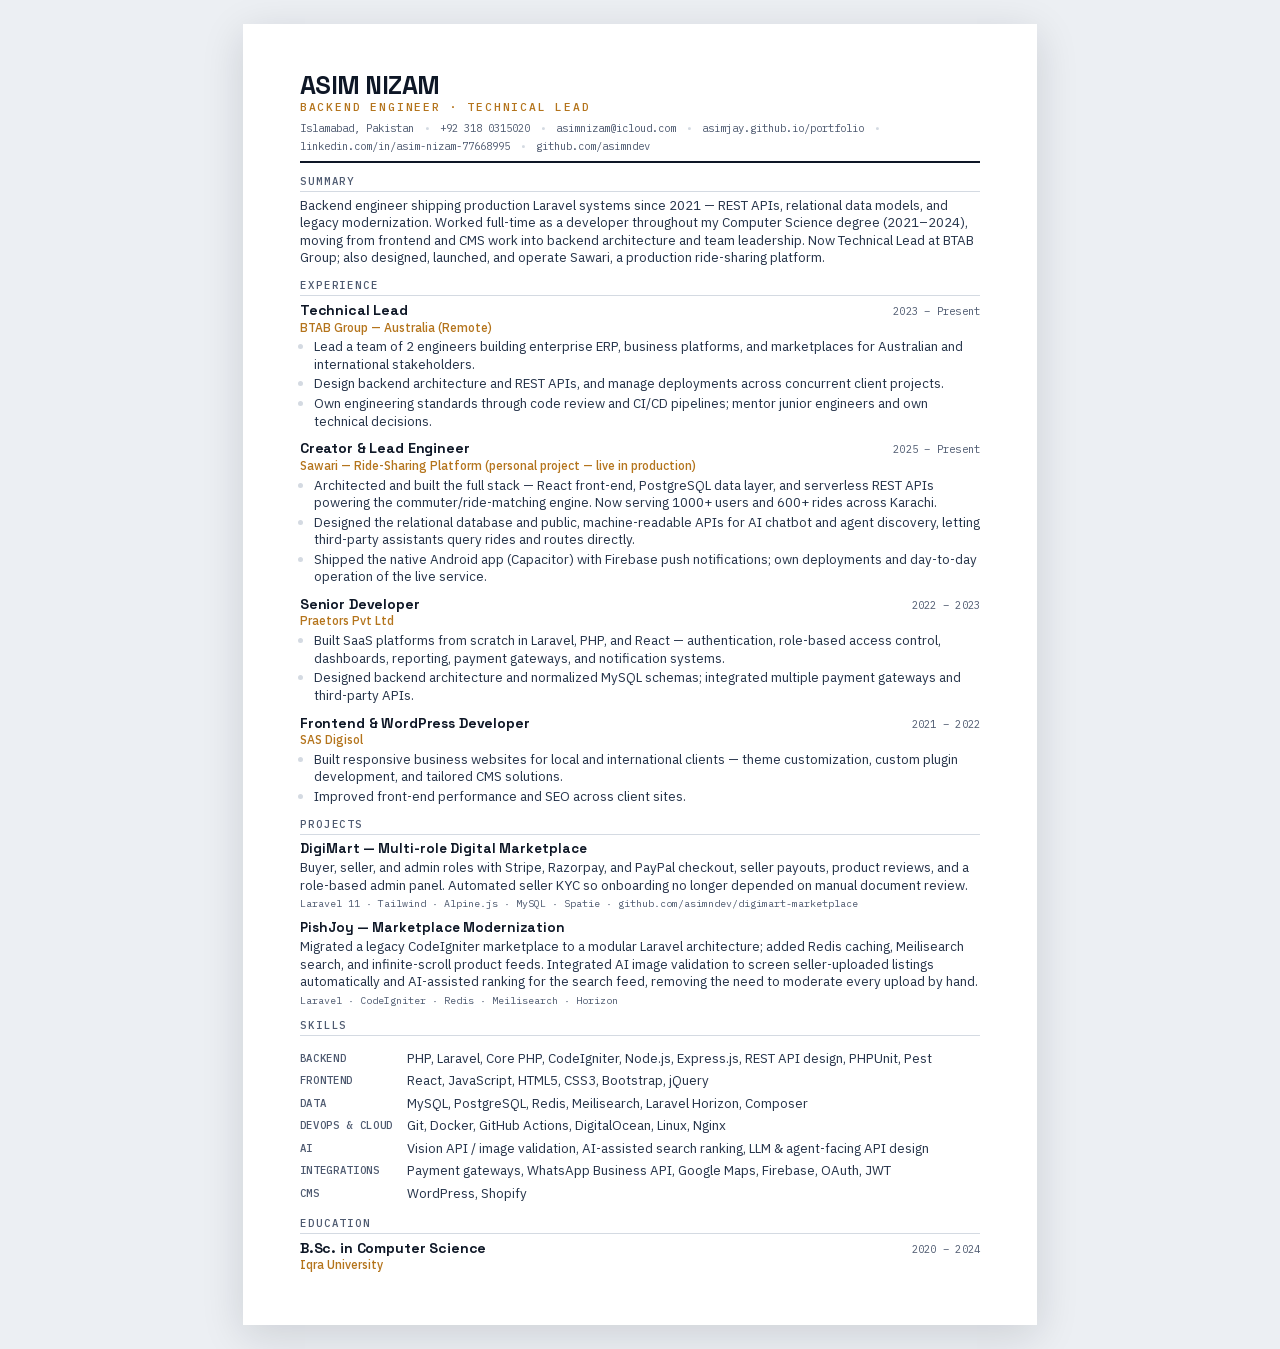
<file: resume.html>
<!doctype html>
<html lang="en">
<head>
<meta charset="utf-8" />
<meta name="viewport" content="width=device-width, initial-scale=1" />
<title>Asim Nizam — Résumé</title>
<meta name="description" content="Résumé of Asim Nizam — backend engineer, Technical Lead at BTAB Group, creator and lead engineer of Sawari." />
<meta name="robots" content="noindex" />
<link rel="icon" type="image/png" href="favicon.png" />
<!-- Fonts are vendored locally (assets/fonts/) rather than loaded from the Google
     Fonts CDN: headless PDF export must not race a network fetch, or the export
     silently falls back to system fonts. -->
<link rel="stylesheet" href="assets/fonts.css">
<style>
/* ===================================================
   Asim Nizam — Résumé (print source for resume.pdf)

   This page is the source of truth for resume.pdf. Edit here, then run:

     ./build-resume.sh

   Must stay ONE page: content box is ~1054px tall at A4 with 9mm vertical margins.
   =================================================== */
:root{
  --ink:#0E1726;
  --ink-2:#26344A;
  --muted:#4E5A70;
  --paper:#ECEFF3;
  --line:#D4DAE2;
  --accent:#B4741C;

  --display:'Space Grotesk', system-ui, sans-serif;
  --sans:'IBM Plex Sans', system-ui, sans-serif;
  --mono:'IBM Plex Mono', ui-monospace, monospace;
}
*{ box-sizing:border-box; }
body{
  margin:0;
  background:var(--paper);
  font-family:var(--sans);
  color:var(--ink);
  font-size:10pt;
  line-height:1.32;
  -webkit-font-smoothing:antialiased;
}
.sheet{
  width:210mm;
  min-height:297mm;
  margin:24px auto;
  padding:13mm 15mm;
  background:#fff;
  box-shadow:0 10px 40px rgba(14,23,38,.14);
}
a{ color:inherit; text-decoration:none; }

/* ---------- header ---------- */
.head{ border-bottom:2px solid var(--ink); padding-bottom:7px; margin-bottom:11px; }
h1{
  font-family:var(--display); font-weight:700;
  font-size:19pt; letter-spacing:-0.02em; line-height:1;
  margin:0 0 2px; text-transform:uppercase;
}
.role{
  font-family:var(--mono); font-size:8.5pt; font-weight:500;
  letter-spacing:.16em; text-transform:uppercase; color:var(--accent);
  margin:0 0 6px;
}
.contact{
  font-family:var(--mono); font-size:8pt; color:var(--muted);
  display:flex; flex-wrap:wrap; gap:4px 10px;
}
.contact span::after{ content:"•"; margin-left:10px; color:var(--line); }
.contact span:last-child::after{ content:""; margin:0; }

/* ---------- sections ---------- */
section{ margin-top:11px; }
h2{
  font-family:var(--mono); font-size:8pt; font-weight:500;
  letter-spacing:.18em; text-transform:uppercase; color:var(--muted);
  margin:0 0 5px; padding-bottom:3px; border-bottom:1px solid var(--line);
}
.summary{ margin:0; color:var(--ink-2); }

/* ---------- entries ---------- */
.entry{ margin-bottom:9px; break-inside:avoid; }
.entry:last-child{ margin-bottom:0; }
.entry-head{ display:flex; justify-content:space-between; align-items:baseline; gap:12px; }
.entry-title{ font-family:var(--display); font-weight:700; font-size:10.5pt; letter-spacing:-0.01em; }
.when{
  font-family:var(--mono); font-size:8pt; color:var(--muted);
  white-space:nowrap; letter-spacing:.02em;
}
.org{ font-size:9pt; color:var(--accent); font-weight:500; margin-bottom:3px; }
ul{ margin:0; padding-left:14px; }
li{ margin-bottom:2px; color:var(--ink-2); }
li::marker{ color:var(--line); }

/* ---------- projects ---------- */
.proj{ margin-bottom:8px; break-inside:avoid; }
.proj:last-child{ margin-bottom:0; }
.proj-name{ font-family:var(--display); font-weight:700; font-size:10pt; }
.proj p{ margin:2px 0 3px; color:var(--ink-2); }
.stack{ font-family:var(--mono); font-size:7.5pt; color:var(--muted); }

/* ---------- skills ---------- */
.skills{ display:grid; grid-template-columns:auto 1fr; gap:5px 14px; }
.skills dt{
  font-family:var(--mono); font-size:8pt; font-weight:500;
  text-transform:uppercase; letter-spacing:.06em; color:var(--muted);
  white-space:nowrap; padding-top:1px;
}
.skills dd{ margin:0; color:var(--ink-2); }

.todo{ color:#B4241C; font-family:var(--mono); font-size:8pt; }

/* ---------- print ---------- */
@page{ size:A4; margin:9mm 10mm; }
@media print{
  body{ background:#fff; font-size:8.4pt; }
  .sheet{ width:auto; min-height:0; margin:0; padding:0; box-shadow:none; }
}
</style>
</head>
<body>
<div class="sheet">

  <header class="head">
    <h1>Asim Nizam</h1>
    <p class="role">Backend Engineer · Technical Lead</p>
    <div class="contact">
      <span>Islamabad, Pakistan</span>
      <span>+92 318 0315020</span>
      <span><a href="mailto:asimnizam@icloud.com">asimnizam@icloud.com</a></span>
      <span><a href="https://asimjay.github.io/portfolio/">asimjay.github.io/portfolio</a></span>
      <span><a href="https://linkedin.com/in/asim-nizam-77668995">linkedin.com/in/asim-nizam-77668995</a></span>
      <span><a href="https://github.com/asimndev">github.com/asimndev</a></span>
    </div>
  </header>

  <section>
    <h2>Summary</h2>
    <p class="summary">
      Backend engineer shipping production Laravel systems since 2021 — REST APIs, relational data
      models, and legacy modernization. Worked full-time as a developer throughout my Computer Science
      degree (2021&ndash;2024), moving from frontend and CMS work into backend architecture and team
      leadership. Now Technical Lead at BTAB Group; also designed, launched, and operate Sawari, a
      production ride-sharing platform.
    </p>
  </section>

  <section>
    <h2>Experience</h2>

    <div class="entry">
      <div class="entry-head">
        <div class="entry-title">Technical Lead</div>
        <div class="when">2023 &ndash; Present</div>
      </div>
      <div class="org">BTAB Group — Australia (Remote)</div>
      <ul>
        <li>Lead a team of 2 engineers building enterprise ERP, business platforms, and marketplaces
          for Australian and international stakeholders.</li>
        <li>Design backend architecture and REST APIs, and manage deployments across concurrent client
          projects.</li>
        <li>Own engineering standards through code review and CI/CD pipelines; mentor junior engineers
          and own technical decisions.</li>
      </ul>
    </div>

    <div class="entry">
      <div class="entry-head">
        <div class="entry-title">Creator &amp; Lead Engineer</div>
        <div class="when">2025 &ndash; Present</div>
      </div>
      <div class="org">Sawari — Ride-Sharing Platform (personal project — live in production)</div>
      <ul>
        <li>Architected and built the full stack — React front-end, PostgreSQL data layer, and
          serverless REST APIs powering the commuter/ride-matching engine. Now serving 1000+ users
          and 600+ rides across Karachi.</li>
        <li>Designed the relational database and public, machine-readable APIs for AI chatbot and agent
          discovery, letting third-party assistants query rides and routes directly.</li>
        <li>Shipped the native Android app (Capacitor) with Firebase push notifications; own deployments
          and day-to-day operation of the live service.</li>
      </ul>
    </div>

    <div class="entry">
      <div class="entry-head">
        <div class="entry-title">Senior Developer</div>
        <div class="when">2022 &ndash; 2023</div>
      </div>
      <div class="org">Praetors Pvt Ltd</div>
      <ul>
        <li>Built SaaS platforms from scratch in Laravel, PHP, and React — authentication, role-based
          access control, dashboards, reporting, payment gateways, and notification systems.</li>
        <li>Designed backend architecture and normalized MySQL schemas; integrated multiple payment
          gateways and third-party APIs.</li>
      </ul>
    </div>

    <div class="entry">
      <div class="entry-head">
        <div class="entry-title">Frontend &amp; WordPress Developer</div>
        <div class="when">2021 &ndash; 2022</div>
      </div>
      <div class="org">SAS Digisol</div>
      <ul>
        <li>Built responsive business websites for local and international clients — theme
          customization, custom plugin development, and tailored CMS solutions.</li>
        <li>Improved front-end performance and SEO across client sites.</li>
      </ul>
    </div>
  </section>

  <section>
    <h2>Projects</h2>

    <div class="proj">
      <div class="proj-name">DigiMart — Multi-role Digital Marketplace</div>
      <p>Buyer, seller, and admin roles with Stripe, Razorpay, and PayPal checkout, seller payouts,
        product reviews, and a role-based admin panel. Automated seller KYC so onboarding no longer
        depended on manual document review.</p>
      <div class="stack">Laravel 11 · Tailwind · Alpine.js · MySQL · Spatie · github.com/asimndev/digimart-marketplace</div>
    </div>

    <div class="proj">
      <div class="proj-name">PishJoy — Marketplace Modernization</div>
      <p>Migrated a legacy CodeIgniter marketplace to a modular Laravel architecture; added Redis
        caching, Meilisearch search, and infinite-scroll product feeds. Integrated AI image validation
        to screen seller-uploaded listings automatically and AI-assisted ranking for the search feed,
        removing the need to moderate every upload by hand.</p>
      <div class="stack">Laravel · CodeIgniter · Redis · Meilisearch · Horizon</div>
    </div>
  </section>

  <section>
    <h2>Skills</h2>
    <dl class="skills">
      <dt>Backend</dt>
      <dd>PHP, Laravel, Core PHP, CodeIgniter, Node.js, Express.js, REST API design, PHPUnit, Pest</dd>

      <dt>Frontend</dt>
      <dd>React, JavaScript, HTML5, CSS3, Bootstrap, jQuery</dd>

      <dt>Data</dt>
      <dd>MySQL, PostgreSQL, Redis, Meilisearch, Laravel Horizon, Composer</dd>

      <dt>DevOps &amp; Cloud</dt>
      <dd>Git, Docker, GitHub Actions, DigitalOcean, Linux, Nginx</dd>

      <dt>AI</dt>
      <dd>Vision API / image validation, AI-assisted search ranking, LLM &amp; agent-facing API design</dd>

      <dt>Integrations</dt>
      <dd>Payment gateways, WhatsApp Business API, Google Maps, Firebase, OAuth, JWT</dd>

      <dt>CMS</dt>
      <dd>WordPress, Shopify</dd>
    </dl>
  </section>

  <section>
    <h2>Education</h2>
    <div class="entry">
      <div class="entry-head">
        <div class="entry-title">B.Sc. in Computer Science</div>
        <div class="when">2020 &ndash; 2024</div>
      </div>
      <div class="org">Iqra University</div>
    </div>
  </section>

</div>
</body>
</html>
</file>
<file: style.css>
/* ===================================================
   Asim Nizam — Portfolio
   =================================================== */

:root{
  --ink:#0E1726;
  --ink-2:#26344A;
  --muted:#4E5A70;
  --paper:#ECEFF3;
  --paper-2:#E4E9EF;
  --card:#FBFCFD;
  --line:#D4DAE2;
  --line-ink:#2C3A50;
  --accent:#E39B2E;
  --accent-deep:#B4741C;
  --accent-tint:#F6ECD9;

  --display:'Space Grotesk', system-ui, sans-serif;
  --sans:'IBM Plex Sans', system-ui, sans-serif;
  --mono:'IBM Plex Mono', ui-monospace, monospace;

  --wrap:1120px;
}

/* ================= DARK MODE ================= */
[data-theme="dark"]{
  --ink:#E8ECF1;
  --ink-2:#C3CDD9;
  --muted:#8B99AD;
  --paper:#0E1726;
  --paper-2:#162032;
  --card:#162032;
  --line:#26344A;
  --line-ink:#8B99AD;
  --accent:#E39B2E;
  --accent-deep:#F0AA3F;
  --accent-tint:#2E2518;
}
[data-theme="dark"] .nav{
  background:color-mix(in srgb, var(--paper) 88%, transparent);
}
[data-theme="dark"] .contact{
  background:#080E18;
}
[data-theme="dark"] .foot{
  background:#080E18;
}
[data-theme="dark"] .contact::before{
  opacity:.3;
}

/* ================= RESET ================= */
*{box-sizing:border-box}
html{ -webkit-text-size-adjust:100%; }
@media (prefers-reduced-motion: no-preference){ html{ scroll-behavior:smooth; } }
body{
  margin:0;
  font-family:var(--sans);
  color:var(--ink);
  background:var(--paper);
  line-height:1.6;
  font-size:17px;
  -webkit-font-smoothing:antialiased;
  transition:background .3s, color .3s;
}
h1,h2,h3{ font-family:var(--display); font-weight:700; line-height:1.04; letter-spacing:-0.02em; margin:0; }
a{ color:inherit; }
img{ max-width:100%; display:block; }
::selection{ background:var(--accent); color:var(--ink); }

.wrap{ width:min(var(--wrap), 90vw); margin-inline:auto; }
.section{ padding:120px 0; position:relative; scroll-margin-top:76px; }
.section + .section{ border-top:1px solid var(--line); }

/* ---- utility label / eyebrow ---- */
.label{
  font-family:var(--mono); font-size:12px; font-weight:500;
  letter-spacing:0.18em; text-transform:uppercase; color:var(--muted);
  display:inline-flex; align-items:center; gap:10px;
}
.label::before{ content:""; width:22px; height:1px; background:var(--accent); display:inline-block; }
.fig{
  font-family:var(--mono); font-size:12px; letter-spacing:0.16em; text-transform:uppercase;
  color:var(--accent-deep);
}
.sec-head{
  display:flex; align-items:baseline; justify-content:space-between; gap:24px;
  margin-bottom:52px; padding-bottom:18px; border-bottom:1px solid var(--line);
}
.sec-head h2{ font-size:clamp(26px, 3.4vw, 40px); }
.sec-head .fig{ white-space:nowrap; }

/* ================= NAV ================= */
.nav{
  position:sticky; top:0; z-index:50;
  background:#eceff3;
  background:color-mix(in srgb, var(--paper) 88%, transparent);
  -webkit-backdrop-filter:saturate(1.2) blur(8px);
  backdrop-filter:saturate(1.2) blur(8px);
  border-bottom:1px solid var(--line);
  transition:background .3s;
}
.nav-inner{ width:min(var(--wrap), 90vw); margin-inline:auto; display:flex; align-items:center; justify-content:space-between; height:64px; }
.brand{ font-family:var(--display); font-weight:700; letter-spacing:-0.02em; font-size:18px; text-decoration:none; display:flex; align-items:center; gap:10px; }
.brand .dot{ width:9px; height:9px; border-radius:50%; background:var(--accent); box-shadow:0 0 0 4px var(--accent-tint); }
.nav-links{ display:flex; align-items:center; gap:30px; }
.nav-links a{ font-family:var(--mono); font-size:13px; letter-spacing:0.04em; text-decoration:none; color:var(--muted); transition:color .2s; }
.nav-links a:hover{ color:var(--ink); }
.nav-cta{
  font-family:var(--mono); font-size:13px; text-decoration:none; color:var(--ink);
  border:1px solid var(--line-ink); padding:8px 16px; border-radius:2px; transition:background .2s, color .2s;
}
.nav-cta:hover{ background:var(--ink); color:var(--paper); }
[data-theme="dark"] .nav-cta:hover{ background:#fff; color:#0E1726; }

/* nav right controls */
.nav-right{ display:flex; align-items:center; gap:10px; }
.theme-toggle{
  background:none; border:1px solid var(--line-ink); border-radius:2px;
  width:42px; height:38px; cursor:pointer; display:inline-flex; align-items:center; justify-content:center;
  color:var(--ink); transition:background .2s, color .2s;
}
.theme-toggle:hover{ background:var(--ink); color:var(--paper); }
.theme-toggle svg{ width:18px; height:18px; }
.theme-toggle .icon-moon{ display:none; }
[data-theme="dark"] .theme-toggle .icon-sun{ display:none; }
[data-theme="dark"] .theme-toggle .icon-moon{ display:block; }

.nav-toggle{ display:none; background:none; border:1px solid var(--line-ink); border-radius:2px; width:42px; height:38px; cursor:pointer; align-items:center; justify-content:center; }
.nav-toggle span, .nav-toggle span::before, .nav-toggle span::after{ content:""; display:block; width:18px; height:2px; background:var(--ink); position:relative; transition:transform .25s, opacity .2s; }
.nav-toggle span::before{ position:absolute; top:-6px; }
.nav-toggle span::after{ position:absolute; top:6px; }
.nav.open .nav-toggle span{ background:transparent; }
.nav.open .nav-toggle span::before{ transform:translateY(6px) rotate(45deg); }
.nav.open .nav-toggle span::after{ transform:translateY(-6px) rotate(-45deg); }

/* ================= HERO ================= */
.hero{
  position:relative; overflow:hidden;
  padding:118px 0 96px;
  background:
    linear-gradient(180deg, transparent, var(--paper) 82%),
    repeating-linear-gradient(0deg, transparent 0 39px, color-mix(in srgb, var(--line-ink) 22%, transparent) 39px 40px),
    repeating-linear-gradient(90deg, transparent 0 39px, color-mix(in srgb, var(--line-ink) 22%, transparent) 39px 40px),
    var(--paper);
}
.hero .wrap{ position:relative; }
.hero-frame{ position:relative; padding:40px 0; }
/* crosshair corner ticks */
.tick{ position:absolute; width:16px; height:16px; pointer-events:none; }
.tick::before,.tick::after{ content:""; position:absolute; background:var(--accent); }
.tick::before{ width:16px; height:1.5px; top:7px; left:0; }
.tick::after{ height:16px; width:1.5px; left:7px; top:0; }
.tick.tl{ top:-6px; left:-14px; } .tick.tr{ top:-6px; right:-14px; }
.tick.bl{ bottom:-6px; left:-14px; } .tick.br{ bottom:-6px; right:-14px; }

.hero .eyebrow{ margin-bottom:26px; }
.hero h1{
  font-size:clamp(52px, 9vw, 118px); letter-spacing:-0.035em; line-height:0.92;
}
.hero h1 .amp{ color:var(--accent); }
.hero-thesis{
  font-family:var(--display); font-weight:500; letter-spacing:-0.015em;
  font-size:clamp(21px, 3vw, 33px); line-height:1.22; color:var(--ink-2);
  max-width:24ch; margin:30px 0 0;
}
.hero-thesis b{ color:var(--ink); font-weight:700; }
.hero-meta{ margin-top:30px; font-family:var(--mono); font-size:13px; color:var(--muted); letter-spacing:0.02em; display:flex; align-items:center; gap:10px; flex-wrap:wrap; }
.status{ display:inline-flex; align-items:center; gap:8px; color:var(--ink); }
.status .live{ width:8px; height:8px; border-radius:50%; background:var(--accent); box-shadow:0 0 0 4px var(--accent-tint); }

.hero-actions{ margin-top:40px; display:flex; gap:14px; flex-wrap:wrap; align-items:center; }
.btn{
  font-family:var(--mono); font-size:14px; text-decoration:none; padding:14px 24px; border-radius:2px;
  display:inline-flex; align-items:center; gap:10px; transition:transform .15s, background .2s, color .2s, border-color .2s;
  border:1px solid var(--ink);
}
.btn:hover{ transform:translateY(-2px); }
.btn-solid{ background:var(--ink); color:var(--paper); }
.btn-solid:hover{ background:#000; }
[data-theme="dark"] .btn-solid:hover{ background:#fff; color:#0E1726; }
.btn-ghost{ background:transparent; color:var(--ink); }
.btn-ghost:hover{ background:var(--ink); color:var(--paper); }
.btn .arw{ color:var(--accent); }
.btn-solid .arw{ color:var(--accent); }

.socials{ display:flex; gap:8px; margin-left:6px; }
.icon-link{
  width:44px; height:44px; border:1px solid var(--line-ink); border-radius:2px; display:inline-flex; align-items:center; justify-content:center;
  color:var(--ink); transition:background .2s, color .2s, transform .15s;
}
.icon-link:hover{ background:var(--ink); color:var(--paper); transform:translateY(-2px); }
.icon-link svg{ width:19px; height:19px; }

/* strip of core tech under hero */
.hero-strip{
  margin-top:70px; border-top:1px solid var(--line); padding-top:22px;
  display:flex; flex-wrap:wrap; gap:8px 26px; font-family:var(--mono); font-size:12.5px; color:var(--muted); letter-spacing:0.02em;
}
.hero-strip span{ display:inline-flex; align-items:center; gap:26px; }
.hero-strip b{ color:var(--ink); font-weight:500; }

/* ================= WORK ================= */
.feature{
  display:grid; grid-template-columns:64px 1fr; gap:0 28px;
  padding:44px 0; border-top:1px solid var(--line);
}
.feature:first-of-type{ border-top:none; padding-top:8px; }
.feature-idx{ font-family:var(--display); font-weight:700; font-size:28px; color:var(--line-ink); opacity:.55; padding-top:4px; }
.feature-body{ max-width:760px; }
.feature-meta{ font-family:var(--mono); font-size:12.5px; letter-spacing:0.06em; text-transform:uppercase; color:var(--accent-deep); margin-bottom:12px; }
.feature h3{ font-size:clamp(28px, 4vw, 44px); letter-spacing:-0.03em; margin-bottom:6px; }
.feature h3 a{ text-decoration:none; transition:color .2s; }
.feature h3 a:hover{ color:var(--accent); }
.feature h3 a .arw-link{ font-size:0.6em; color:var(--accent); margin-left:8px; vertical-align:middle; }
.feature .tagline{ font-family:var(--display); font-weight:500; font-size:19px; color:var(--ink-2); margin:0 0 16px; }
.feature p{ margin:0 0 20px; color:var(--muted); max-width:65ch; }
.chips{ display:flex; flex-wrap:wrap; gap:8px; }
.chip{ font-family:var(--mono); font-size:12px; letter-spacing:0.02em; color:var(--ink-2); background:var(--card); border:1px solid var(--line); border-radius:2px; padding:5px 10px; }
.contribs{ list-style:none; padding:0; margin:0 0 20px; display:grid; grid-template-columns:repeat(2,minmax(0,1fr)); gap:8px 24px; }
.contribs li{ font-size:14.5px; color:var(--ink-2); padding-left:18px; position:relative; }
.contribs li::before{ content:""; position:absolute; left:0; top:9px; width:7px; height:7px; background:var(--accent); }

/* project links row */
.project-links{ display:flex; flex-wrap:wrap; gap:10px; margin-bottom:20px; }
.project-link{
  font-family:var(--mono); font-size:12.5px; text-decoration:none; color:var(--ink);
  border:1px solid var(--line); padding:8px 16px; border-radius:2px; display:inline-flex; align-items:center; gap:8px;
  transition:background .2s, color .2s, border-color .2s;
}
.project-link:hover{ background:var(--ink); color:var(--paper); border-color:var(--ink); }
.project-link .arw{ color:var(--accent); }

/* project screenshot gallery */
.project-gallery{
  display:grid; grid-template-columns:repeat(3,1fr); gap:12px;
  margin:24px 0 0; border-radius:4px; overflow:hidden;
}
.project-gallery img{
  width:100%; height:200px; object-fit:cover; object-position:top;
  border:1px solid var(--line); border-radius:3px;
  transition:transform .3s, box-shadow .3s;
}
.project-gallery img:hover{
  transform:scale(1.02);
  box-shadow:0 8px 24px rgba(0,0,0,.12);
}
.project-gallery.gallery-featured{
  grid-template-columns:1.6fr 1fr;
  grid-template-rows:auto auto;
}
.project-gallery.gallery-featured img:first-child{
  grid-row:1 / 3; height:100%; min-height:260px;
}

/* compact work grid */
.grid-work{ display:grid; grid-template-columns:repeat(3,minmax(0,1fr)); gap:1px; background:var(--line); border:1px solid var(--line); margin-top:52px; }
.mini{ background:var(--card); padding:26px 24px; display:flex; flex-direction:column; gap:12px; min-height:200px; transition:background .3s; }
.mini h4{ font-family:var(--display); font-weight:700; font-size:19px; letter-spacing:-0.01em; margin:0; }
.mini .kicker{ font-family:var(--mono); font-size:11px; letter-spacing:0.14em; text-transform:uppercase; color:var(--accent-deep); }
.mini p{ margin:0; font-size:14px; color:var(--muted); flex:1; }
.mini .mchips{ display:flex; flex-wrap:wrap; gap:6px; }
.mini .mchips span{ font-family:var(--mono); font-size:11px; color:var(--ink-2); }
.mini .mchips span:not(:last-child)::after{ content:"·"; margin-left:6px; color:var(--line-ink); }

/* ================= EXPERIENCE ================= */
.timeline{ display:grid; gap:0; }
.job{
  display:grid; grid-template-columns:210px 1fr; gap:28px;
  padding:30px 0; border-top:1px solid var(--line);
}
.job:first-child{ border-top:none; padding-top:6px; }
.job-when{ font-family:var(--mono); font-size:13px; color:var(--muted); }
.job-when .now{ color:var(--accent-deep); }
.job h3{ font-size:21px; letter-spacing:-0.01em; margin-bottom:3px; }
.job .org{ font-family:var(--mono); font-size:13px; color:var(--ink-2); margin-bottom:12px; }
.job p{ margin:0; color:var(--muted); max-width:62ch; }

/* ================= STACK ================= */
.stack-grid{ display:grid; grid-template-columns:repeat(2,minmax(0,1fr)); gap:34px 56px; }
.stack-col h4{ font-family:var(--mono); font-size:12px; letter-spacing:0.14em; text-transform:uppercase; color:var(--accent-deep); margin:0 0 16px; padding-bottom:10px; border-bottom:1px solid var(--line); }
.stack-tags{ display:flex; flex-wrap:wrap; gap:8px; }
.stack-tags span{ font-family:var(--mono); font-size:13px; color:var(--ink-2); background:var(--card); border:1px solid var(--line); border-radius:2px; padding:7px 12px; transition:border-color .2s, color .2s; }
.stack-tags span:hover{ border-color:var(--accent); color:var(--ink); }

/* ================= ABOUT ================= */
.about-grid{ display:grid; grid-template-columns:1.4fr 1fr; gap:56px; align-items:start; }
.about-lede{ font-family:var(--display); font-weight:500; font-size:clamp(22px,2.6vw,30px); line-height:1.3; letter-spacing:-0.015em; color:var(--ink); margin:0 0 22px; }
.about-grid p{ color:var(--muted); margin:0 0 16px; }
.facts{ border:1px solid var(--line); background:var(--card); }
.facts div{ display:flex; justify-content:space-between; align-items:center; gap:16px; padding:16px 20px; border-bottom:1px solid var(--line); }
.facts div:last-child{ border-bottom:none; }
.facts dt{ font-family:var(--mono); font-size:12px; letter-spacing:0.08em; text-transform:uppercase; color:var(--muted); }
.facts dd{ margin:0; font-family:var(--display); font-weight:700; font-size:17px; color:var(--ink); text-align:right; }

/* ================= TESTIMONIALS ================= */
.testimonials-grid{
  display:grid; grid-template-columns:repeat(2,1fr); gap:24px;
}
.testimonial{
  background:var(--card); border:1px solid var(--line); padding:32px 28px;
  display:flex; flex-direction:column; gap:20px;
  transition:border-color .3s, box-shadow .3s;
}
.testimonial:hover{
  border-color:var(--accent);
  box-shadow:0 4px 20px rgba(0,0,0,.06);
}
.testimonial-stars{
  display:flex; gap:3px; color:var(--accent);
}
.testimonial-stars svg{ width:16px; height:16px; }
.testimonial-text{
  font-size:15px; line-height:1.65; color:var(--ink-2);
  flex:1; font-style:italic;
}
.testimonial-text::before{ content:"\201C"; }
.testimonial-text::after{ content:"\201D"; }
.testimonial-author{
  display:flex; flex-direction:column; gap:2px;
  border-top:1px solid var(--line); padding-top:16px;
}
.testimonial-name{
  font-family:var(--display); font-weight:700; font-size:15px; color:var(--ink);
}
.testimonial-role{
  font-family:var(--mono); font-size:11.5px; color:var(--muted); letter-spacing:0.02em;
}
.testimonial-source{
  font-family:var(--mono); font-size:11px; color:var(--accent-deep); text-transform:uppercase; letter-spacing:0.08em;
}
.testimonial-badges{
  display:flex; flex-wrap:wrap; gap:6px; margin-top:4px;
}
.testimonial-badge{
  font-family:var(--mono); font-size:10.5px; letter-spacing:0.02em;
  color:var(--accent-deep); background:var(--accent-tint);
  padding:3px 8px; border-radius:2px;
}

/* ================= CONTACT (dark) ================= */
.contact{
  background:var(--ink); color:var(--paper);
  scroll-margin-top:76px;
  padding:120px 0 90px; position:relative; overflow:hidden;
  transition:background .3s;
}
[data-theme="dark"] .contact{ color:#E8ECF1; }
.contact::before{
  content:""; position:absolute; inset:0; pointer-events:none; opacity:.5;
  background:
    repeating-linear-gradient(0deg, transparent 0 47px, rgba(255,255,255,.05) 47px 48px),
    repeating-linear-gradient(90deg, transparent 0 47px, rgba(255,255,255,.05) 47px 48px);
  -webkit-mask-image:linear-gradient(180deg, transparent, #000 30%, transparent);
          mask-image:linear-gradient(180deg, transparent, #000 30%, transparent);
}
.contact .wrap{ position:relative; }
.contact .label{ color:#9fb0c6; }
.contact .label::before{ background:var(--accent); }
.contact h2{ font-size:clamp(38px, 6.5vw, 82px); letter-spacing:-0.035em; margin:22px 0 0; color:#fff; }
.contact h2 .amp{ color:var(--accent); }
.contact-sub{ font-family:var(--display); font-weight:500; font-size:clamp(18px,2.3vw,24px); color:#c3cedd; max-width:34ch; margin:22px 0 40px; }

/* contact form */
.contact-form{
  display:grid; grid-template-columns:1fr 1fr; gap:18px;
  max-width:640px;
}
.contact-form .field{ display:flex; flex-direction:column; gap:6px; }
.contact-form .field-full{ grid-column:1 / -1; }
.contact-form label{
  font-family:var(--mono); font-size:11.5px; letter-spacing:0.1em;
  text-transform:uppercase; color:#9fb0c6;
}
.contact-form input,
.contact-form textarea{
  font-family:var(--sans); font-size:15px; color:#fff;
  background:rgba(255,255,255,.06); border:1px solid #3a4a63;
  padding:14px 16px; border-radius:2px;
  transition:border-color .2s, background .2s;
  outline:none;
}
.contact-form input::placeholder,
.contact-form textarea::placeholder{ color:#5a6f87; }
.contact-form input:focus,
.contact-form textarea:focus{
  border-color:var(--accent); background:rgba(255,255,255,.09);
}
.contact-form textarea{ resize:vertical; min-height:120px; }
.contact-form .btn-submit{
  grid-column:1 / -1;
  font-family:var(--mono); font-size:15px; cursor:pointer;
  background:var(--accent); color:#0E1726; border:1px solid var(--accent);
  padding:15px 26px; border-radius:2px;
  display:inline-flex; align-items:center; justify-content:center; gap:10px;
  transition:background .2s, transform .15s;
  width:auto; justify-self:start;
}
.contact-form .btn-submit:hover{ background:#f0aa3f; transform:translateY(-2px); }
.contact-form .btn-submit:disabled{
  opacity:.6; cursor:not-allowed; transform:none; background:var(--accent);
}

/* honeypot — off-screen rather than display:none, which some bots skip */
.contact-form .hp{
  position:absolute; left:-9999px; width:1px; height:1px;
  opacity:0; pointer-events:none;
}


.contact-actions{ display:flex; flex-wrap:wrap; gap:14px; align-items:center; margin-top:34px; }
.btn-mail{ background:var(--accent); color:#0E1726; border-color:var(--accent); font-size:15px; padding:15px 26px; }
.btn-mail:hover{ background:#f0aa3f; }
.btn-wa{ background:#25D366; color:#fff; border-color:#25D366; }
.btn-wa:hover{ background:#1ebe5a; }
.btn-wa .arw{ color:#fff; }
.btn-line{ background:transparent; color:#ECEFF3; border-color:#3a4a63; }
.btn-line:hover{ background:#fff; color:#0E1726; border-color:#fff; }
.btn-line .arw{ color:var(--accent); }
.contact .icon-link{ border-color:#3a4a63; color:#ECEFF3; }
.contact .icon-link:hover{ background:#fff; color:#0E1726; border-color:#fff; }
.contact-detail{ margin-top:40px; padding-top:24px; border-top:1px solid #26344a; display:flex; flex-wrap:wrap; gap:8px 40px; font-family:var(--mono); font-size:13px; color:#9fb0c6; }
.contact-detail a{ color:#ECEFF3; text-decoration:none; border-bottom:1px solid #3a4a63; padding-bottom:1px; }
.contact-detail a:hover{ border-color:var(--accent); }

/* form feedback */
.form-status{
  grid-column:1 / -1; margin:0;
  font-family:var(--mono); font-size:13px; line-height:1.5;
  padding:12px 16px; border-radius:2px;
  display:none;
}
.form-status.success{
  display:block; background:rgba(46,184,92,.12); color:#2eb85c; border:1px solid rgba(46,184,92,.3);
}
.form-status.error{
  display:block; background:rgba(229,62,62,.12); color:#e53e3e; border:1px solid rgba(229,62,62,.3);
}

/* ================= FOOTER ================= */
.foot{ background:#0E1726; color:#8496ac; border-top:1px solid #222f43; transition:background .3s; }
.foot-inner{ width:min(var(--wrap),90vw); margin-inline:auto; padding:30px 0; display:flex; align-items:center; justify-content:space-between; gap:20px; flex-wrap:wrap; }
.foot .brand{ color:#ECEFF3; }
.foot small{ font-family:var(--mono); font-size:12px; letter-spacing:0.02em; }
.to-top{ font-family:var(--mono); font-size:12px; color:#8496ac; text-decoration:none; display:inline-flex; align-items:center; gap:8px; }
.to-top:hover{ color:#ECEFF3; }
.to-top .arw{ color:var(--accent); }

/* ================= WHATSAPP FAB ================= */
.wa-fab{
  position:fixed; bottom:28px; right:28px; z-index:90;
  width:56px; height:56px; border-radius:50%;
  background:#25D366; color:#fff; border:none; cursor:pointer;
  display:flex; align-items:center; justify-content:center;
  box-shadow:0 4px 14px rgba(37,211,102,.4);
  transition:transform .2s, box-shadow .2s;
  text-decoration:none;
}
.wa-fab:hover{
  transform:scale(1.08);
  box-shadow:0 6px 20px rgba(37,211,102,.5);
}
.wa-fab svg{ width:28px; height:28px; }
/* tooltip */
.wa-fab::before{
  content:"Chat on WhatsApp";
  position:absolute; right:calc(100% + 12px); top:50%; transform:translateY(-50%);
  font-family:var(--mono); font-size:12px; letter-spacing:0.02em;
  white-space:nowrap; color:var(--ink); background:var(--card);
  border:1px solid var(--line); padding:6px 12px; border-radius:2px;
  opacity:0; pointer-events:none; transition:opacity .2s;
}
.wa-fab:hover::before{ opacity:1; }

/* ================= REVEAL ================= */
.js .reveal{ opacity:0; transform:translateY(22px); transition:opacity .6s cubic-bezier(.2,.65,.3,1), transform .6s cubic-bezier(.2,.65,.3,1); }
.js .reveal.is-in{ opacity:1; transform:none; }
@media (prefers-reduced-motion: reduce){
  .js .reveal{ opacity:1 !important; transform:none !important; transition:none; }
}

/* focus */
a:focus-visible, button:focus-visible{ outline:2px solid var(--accent); outline-offset:3px; border-radius:2px; }

/* ================= RESPONSIVE ================= */
@media (max-width:860px){
  .nav-links{
    position:fixed; inset:64px 0 auto 0; background:var(--paper); border-bottom:1px solid var(--line);
    flex-direction:column; align-items:flex-start; gap:0; padding:8px 5vw 20px;
    transform:translateY(-120%); transition:transform .3s ease; box-shadow:0 20px 40px rgba(14,23,38,.08);
  }
  .nav.open .nav-links{ transform:translateY(0); }
  .nav-links a{ width:100%; padding:14px 0; font-size:15px; border-bottom:1px solid var(--line); }
  .nav-links .nav-cta{ margin-top:12px; border-bottom:1px solid var(--line-ink); width:auto; }
  .nav-toggle{ display:inline-flex; }

  .section{ padding:80px 0; }
  .contact{ padding:80px 0 70px; }
  .feature{ grid-template-columns:1fr; gap:0; }
  .feature-idx{ font-size:20px; margin-bottom:8px; }
  .contribs{ grid-template-columns:1fr; }
  .grid-work{ grid-template-columns:1fr; }
  .job{ grid-template-columns:1fr; gap:8px; }
  .stack-grid{ grid-template-columns:1fr; gap:28px; }
  .about-grid{ grid-template-columns:1fr; gap:34px; }
  .hero-strip span{ gap:16px; }
  .testimonials-grid{ grid-template-columns:1fr; }
  .project-gallery{ grid-template-columns:1fr; }
  .project-gallery.gallery-featured{ grid-template-columns:1fr; }
  .project-gallery.gallery-featured img:first-child{ grid-row:auto; min-height:auto; }
  .contact-form{ grid-template-columns:1fr; }
}
@media (max-width:460px){
  body{ font-size:16px; }
  .hero-actions{ gap:10px; }
  .btn{ padding:13px 18px; }
}
</file>
<file: assets/fonts.css>
/* Vendored Google Fonts, latin subset — used by resume.html for deterministic PDF export */
@font-face{font-family:'IBM Plex Mono';font-style:normal;font-weight:400;font-display:block;src:url('fonts/IBMPlexMono-400.woff2') format('woff2');unicode-range:U+0000-00FF, U+0131, U+0152-0153, U+02BB-02BC, U+02C6, U+02DA, U+02DC, U+0304, U+0308, U+0329, U+2000-206F, U+20AC, U+2122, U+2191, U+2193, U+2212, U+2215, U+FEFF, U+FFFD;}
@font-face{font-family:'IBM Plex Mono';font-style:normal;font-weight:500;font-display:block;src:url('fonts/IBMPlexMono-500.woff2') format('woff2');unicode-range:U+0000-00FF, U+0131, U+0152-0153, U+02BB-02BC, U+02C6, U+02DA, U+02DC, U+0304, U+0308, U+0329, U+2000-206F, U+20AC, U+2122, U+2191, U+2193, U+2212, U+2215, U+FEFF, U+FFFD;}
@font-face{font-family:'IBM Plex Sans';font-style:normal;font-weight:400;font-display:block;src:url('fonts/IBMPlexSans-var.woff2') format('woff2');unicode-range:U+0000-00FF, U+0131, U+0152-0153, U+02BB-02BC, U+02C6, U+02DA, U+02DC, U+0304, U+0308, U+0329, U+2000-206F, U+20AC, U+2122, U+2191, U+2193, U+2212, U+2215, U+FEFF, U+FFFD;}
@font-face{font-family:'IBM Plex Sans';font-style:normal;font-weight:500;font-display:block;src:url('fonts/IBMPlexSans-var.woff2') format('woff2');unicode-range:U+0000-00FF, U+0131, U+0152-0153, U+02BB-02BC, U+02C6, U+02DA, U+02DC, U+0304, U+0308, U+0329, U+2000-206F, U+20AC, U+2122, U+2191, U+2193, U+2212, U+2215, U+FEFF, U+FFFD;}
@font-face{font-family:'IBM Plex Sans';font-style:normal;font-weight:600;font-display:block;src:url('fonts/IBMPlexSans-var.woff2') format('woff2');unicode-range:U+0000-00FF, U+0131, U+0152-0153, U+02BB-02BC, U+02C6, U+02DA, U+02DC, U+0304, U+0308, U+0329, U+2000-206F, U+20AC, U+2122, U+2191, U+2193, U+2212, U+2215, U+FEFF, U+FFFD;}
@font-face{font-family:'Space Grotesk';font-style:normal;font-weight:500;font-display:block;src:url('fonts/SpaceGrotesk-var.woff2') format('woff2');unicode-range:U+0000-00FF, U+0131, U+0152-0153, U+02BB-02BC, U+02C6, U+02DA, U+02DC, U+0304, U+0308, U+0329, U+2000-206F, U+20AC, U+2122, U+2191, U+2193, U+2212, U+2215, U+FEFF, U+FFFD;}
@font-face{font-family:'Space Grotesk';font-style:normal;font-weight:700;font-display:block;src:url('fonts/SpaceGrotesk-var.woff2') format('woff2');unicode-range:U+0000-00FF, U+0131, U+0152-0153, U+02BB-02BC, U+02C6, U+02DA, U+02DC, U+0304, U+0308, U+0329, U+2000-206F, U+20AC, U+2122, U+2191, U+2193, U+2212, U+2215, U+FEFF, U+FFFD;}
</file>
